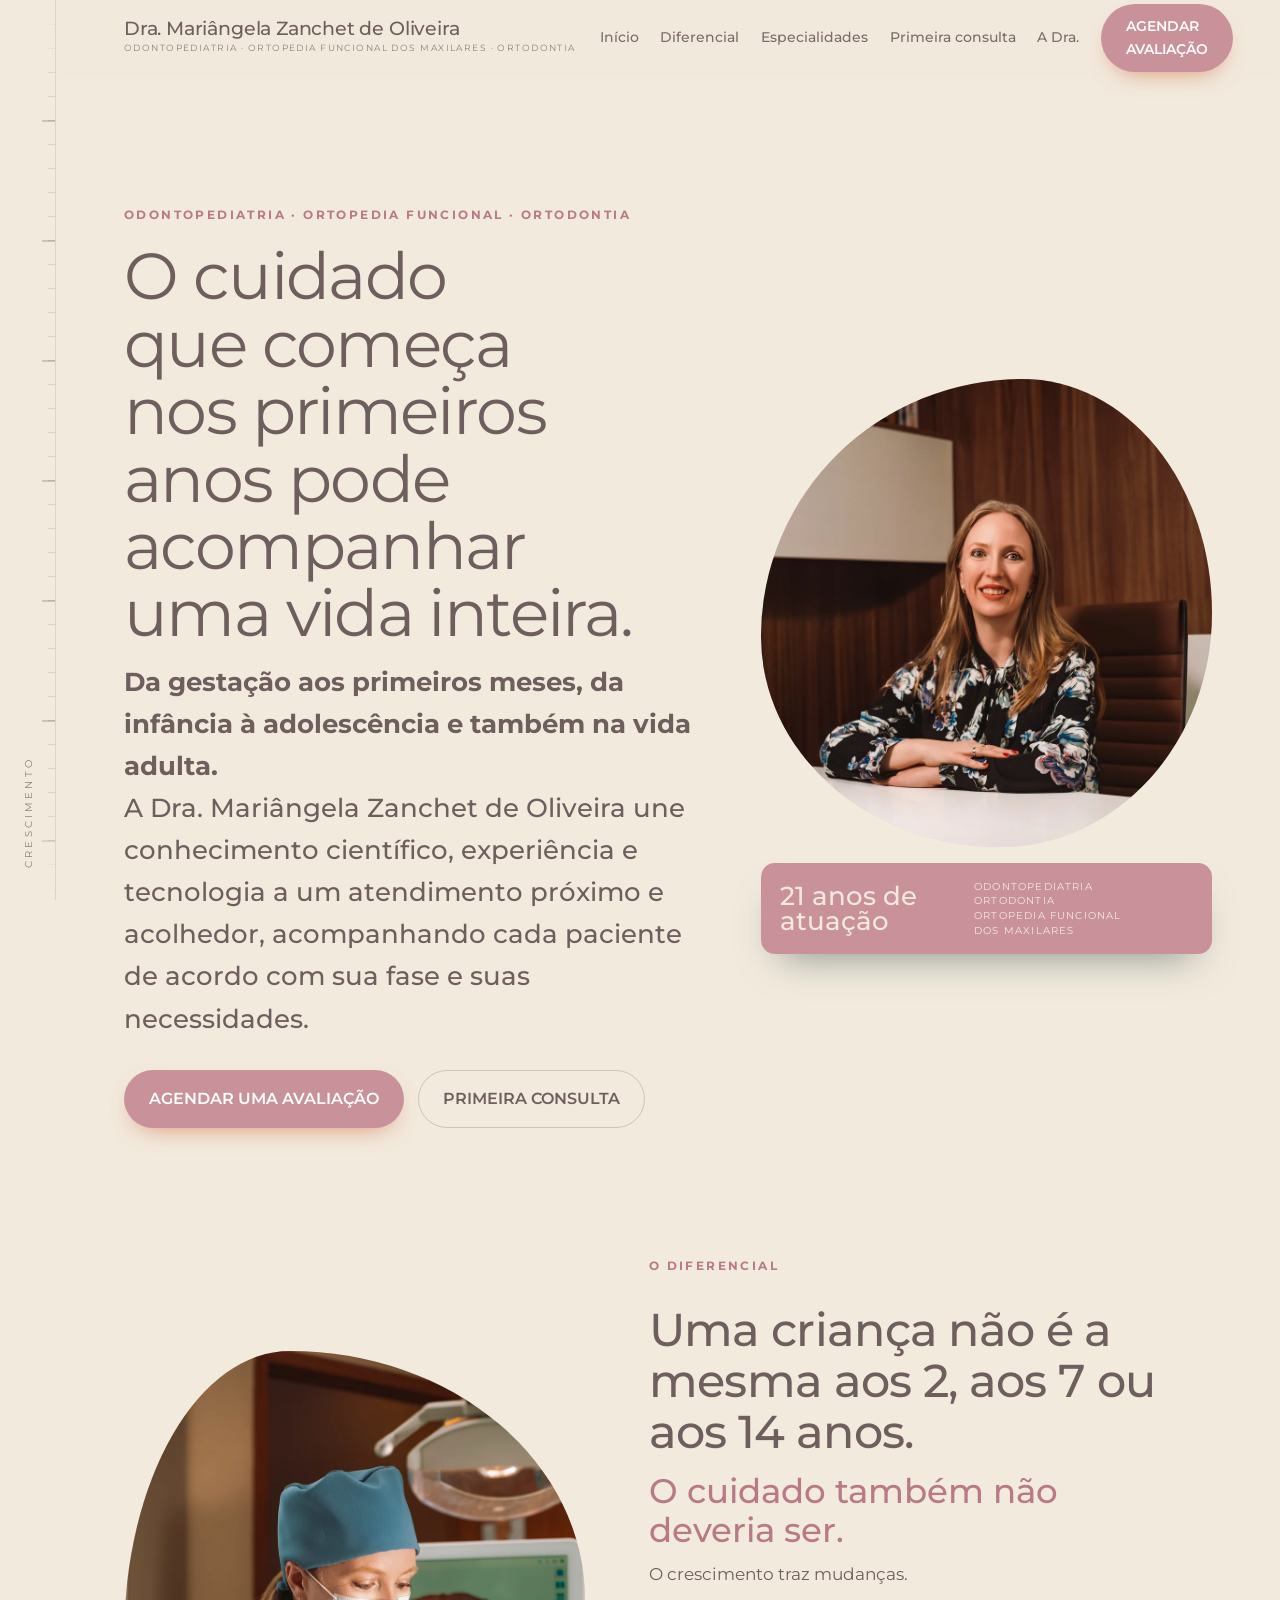
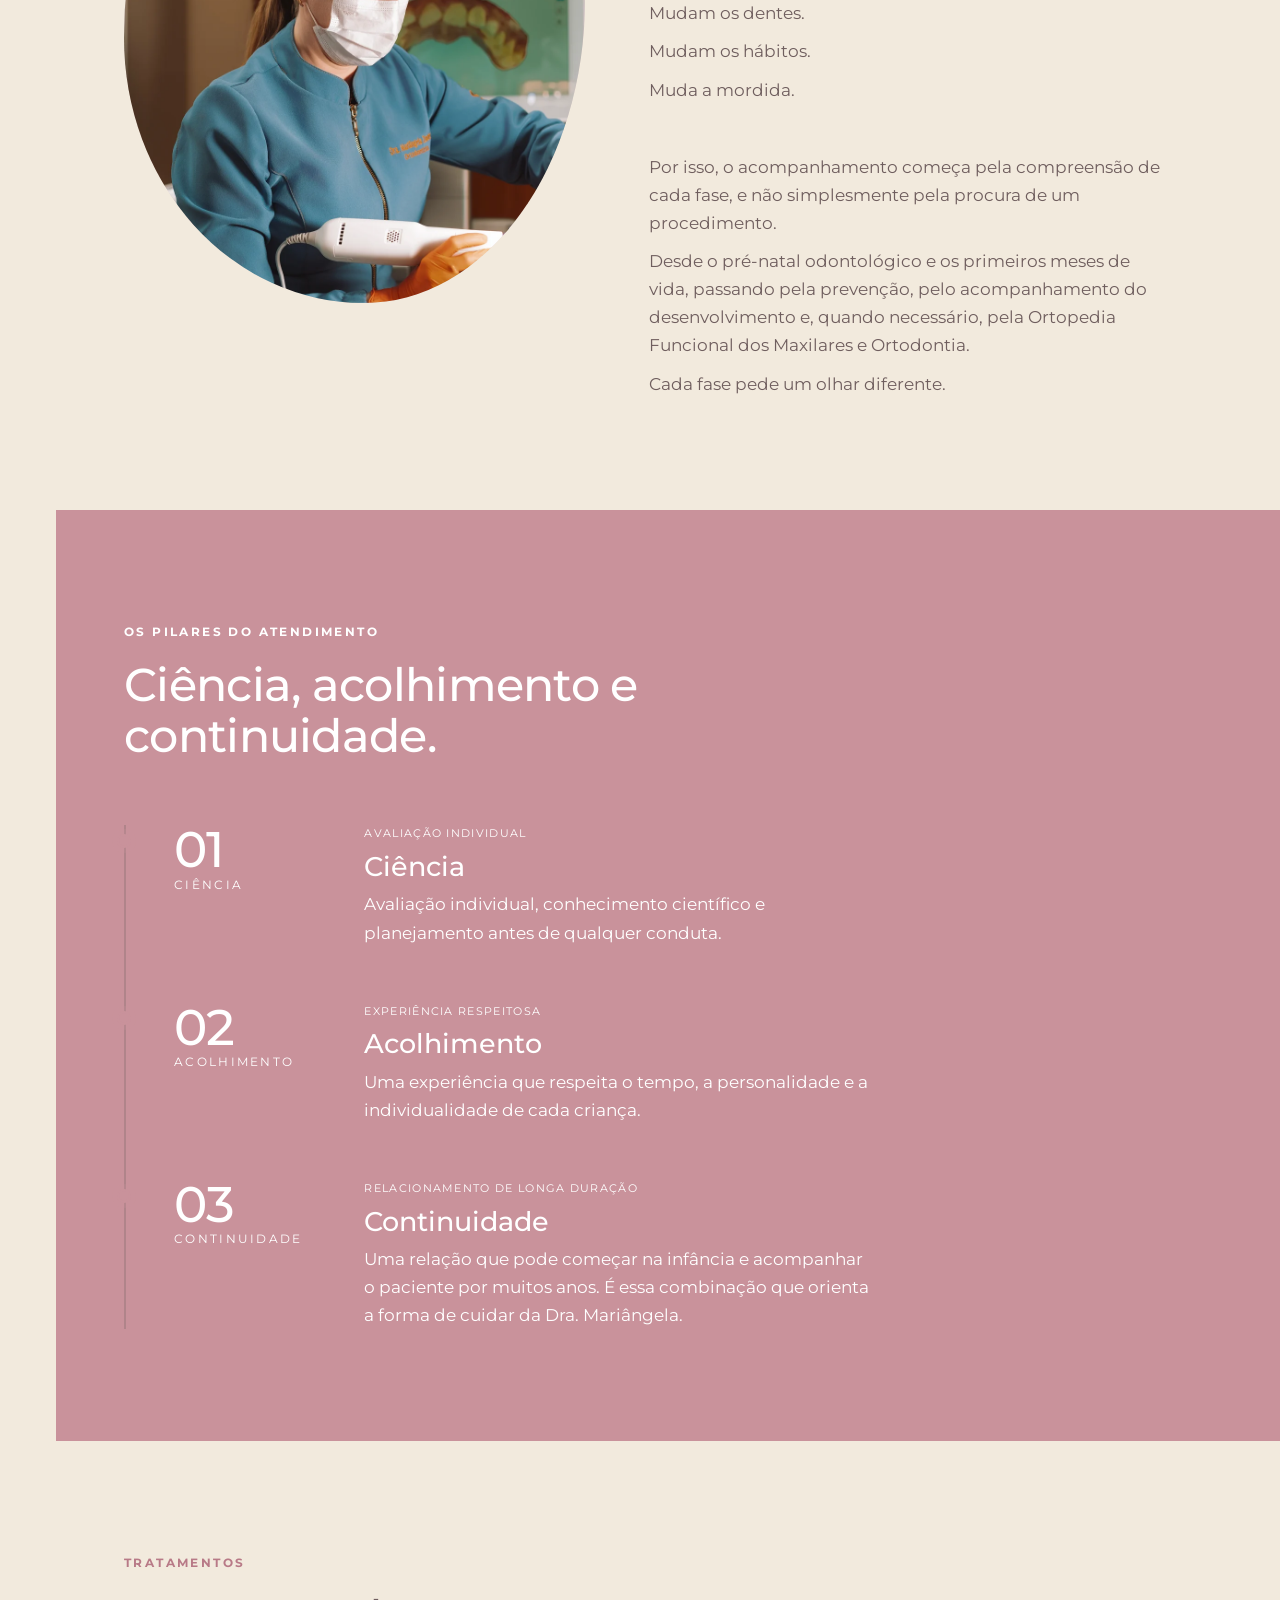
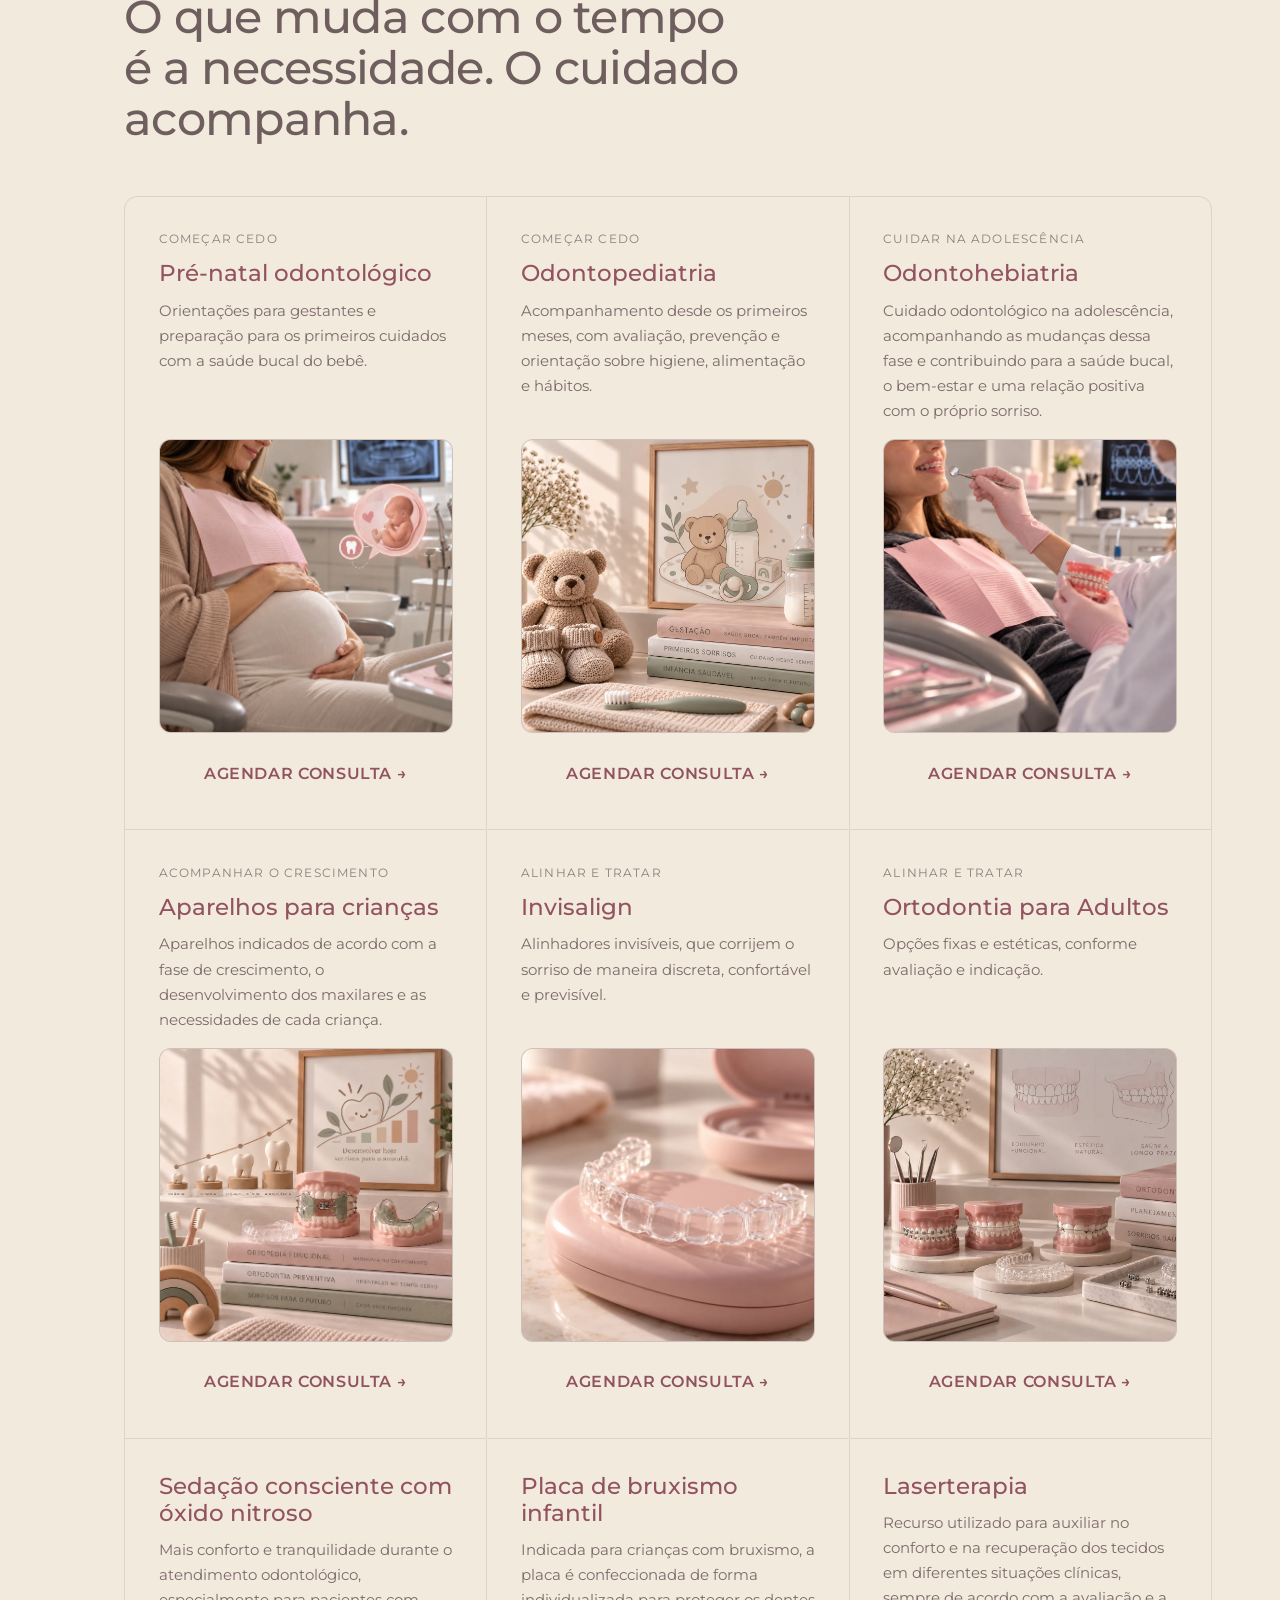
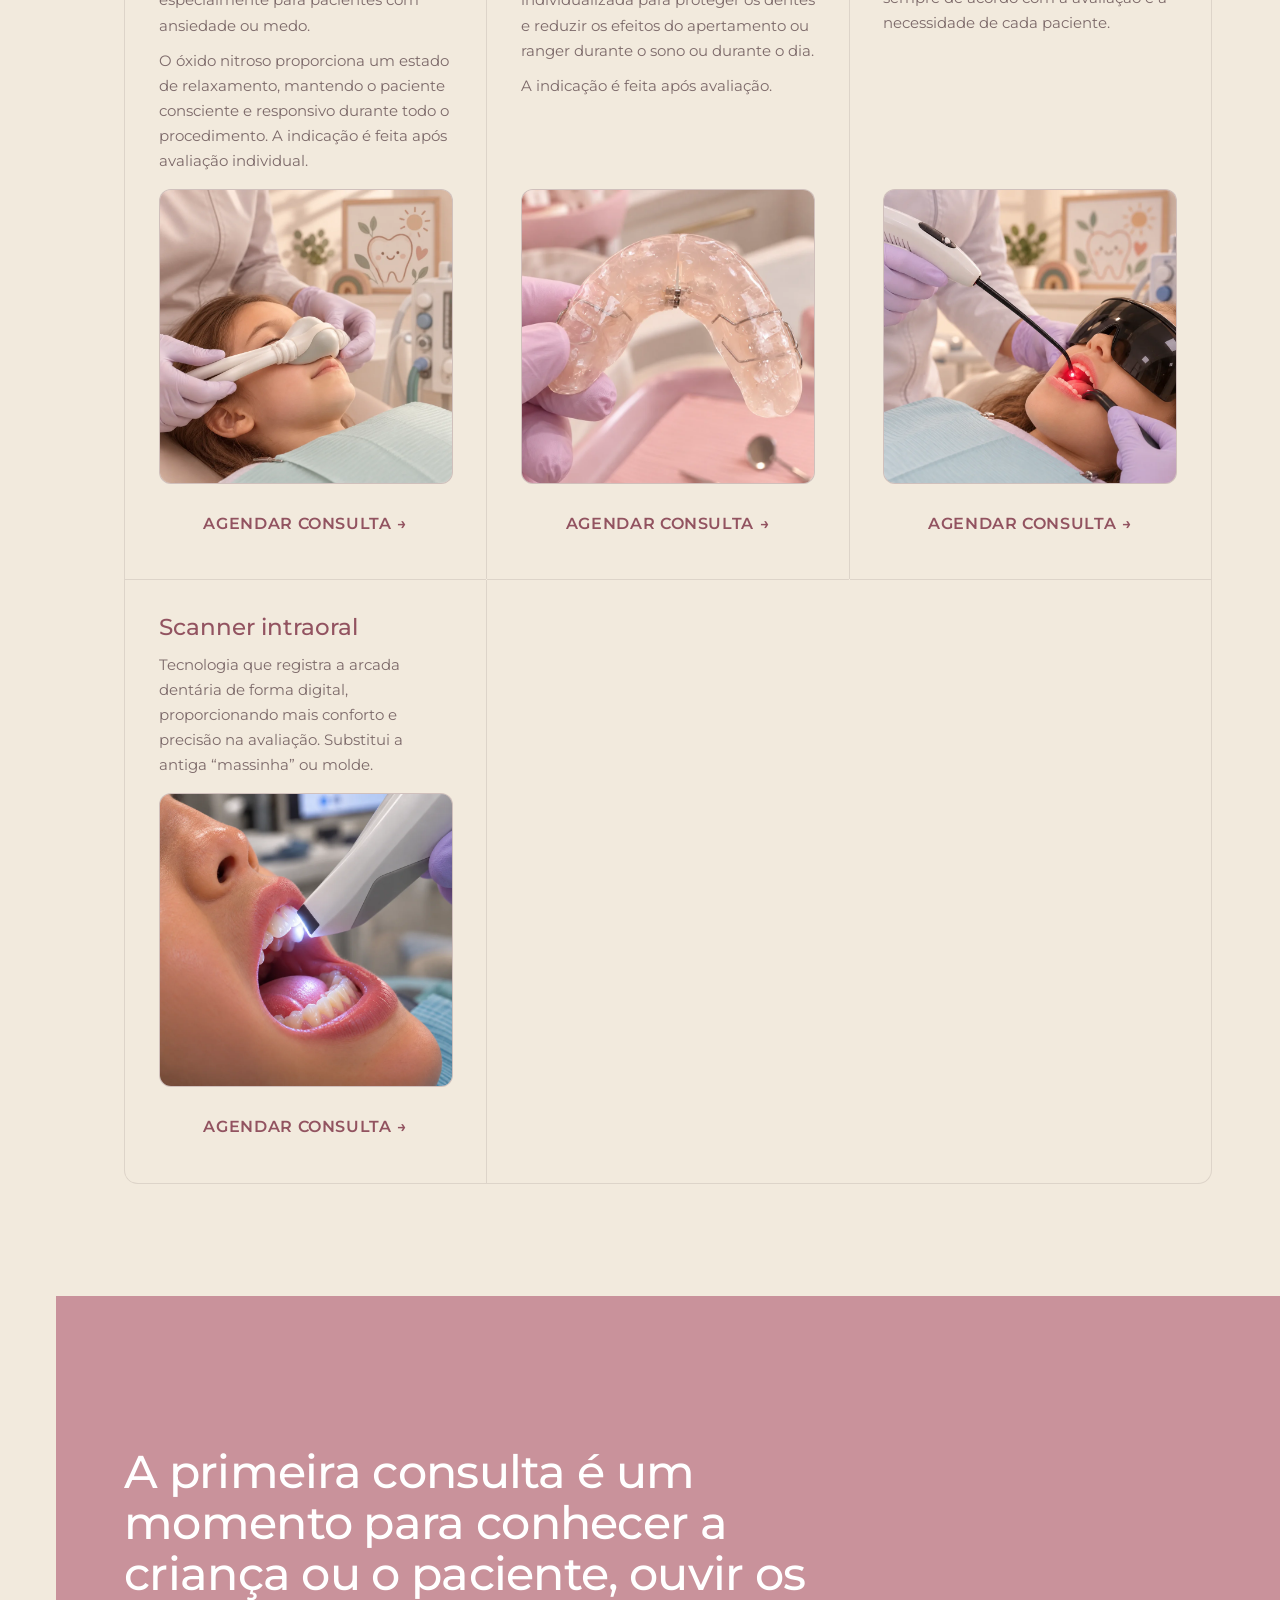
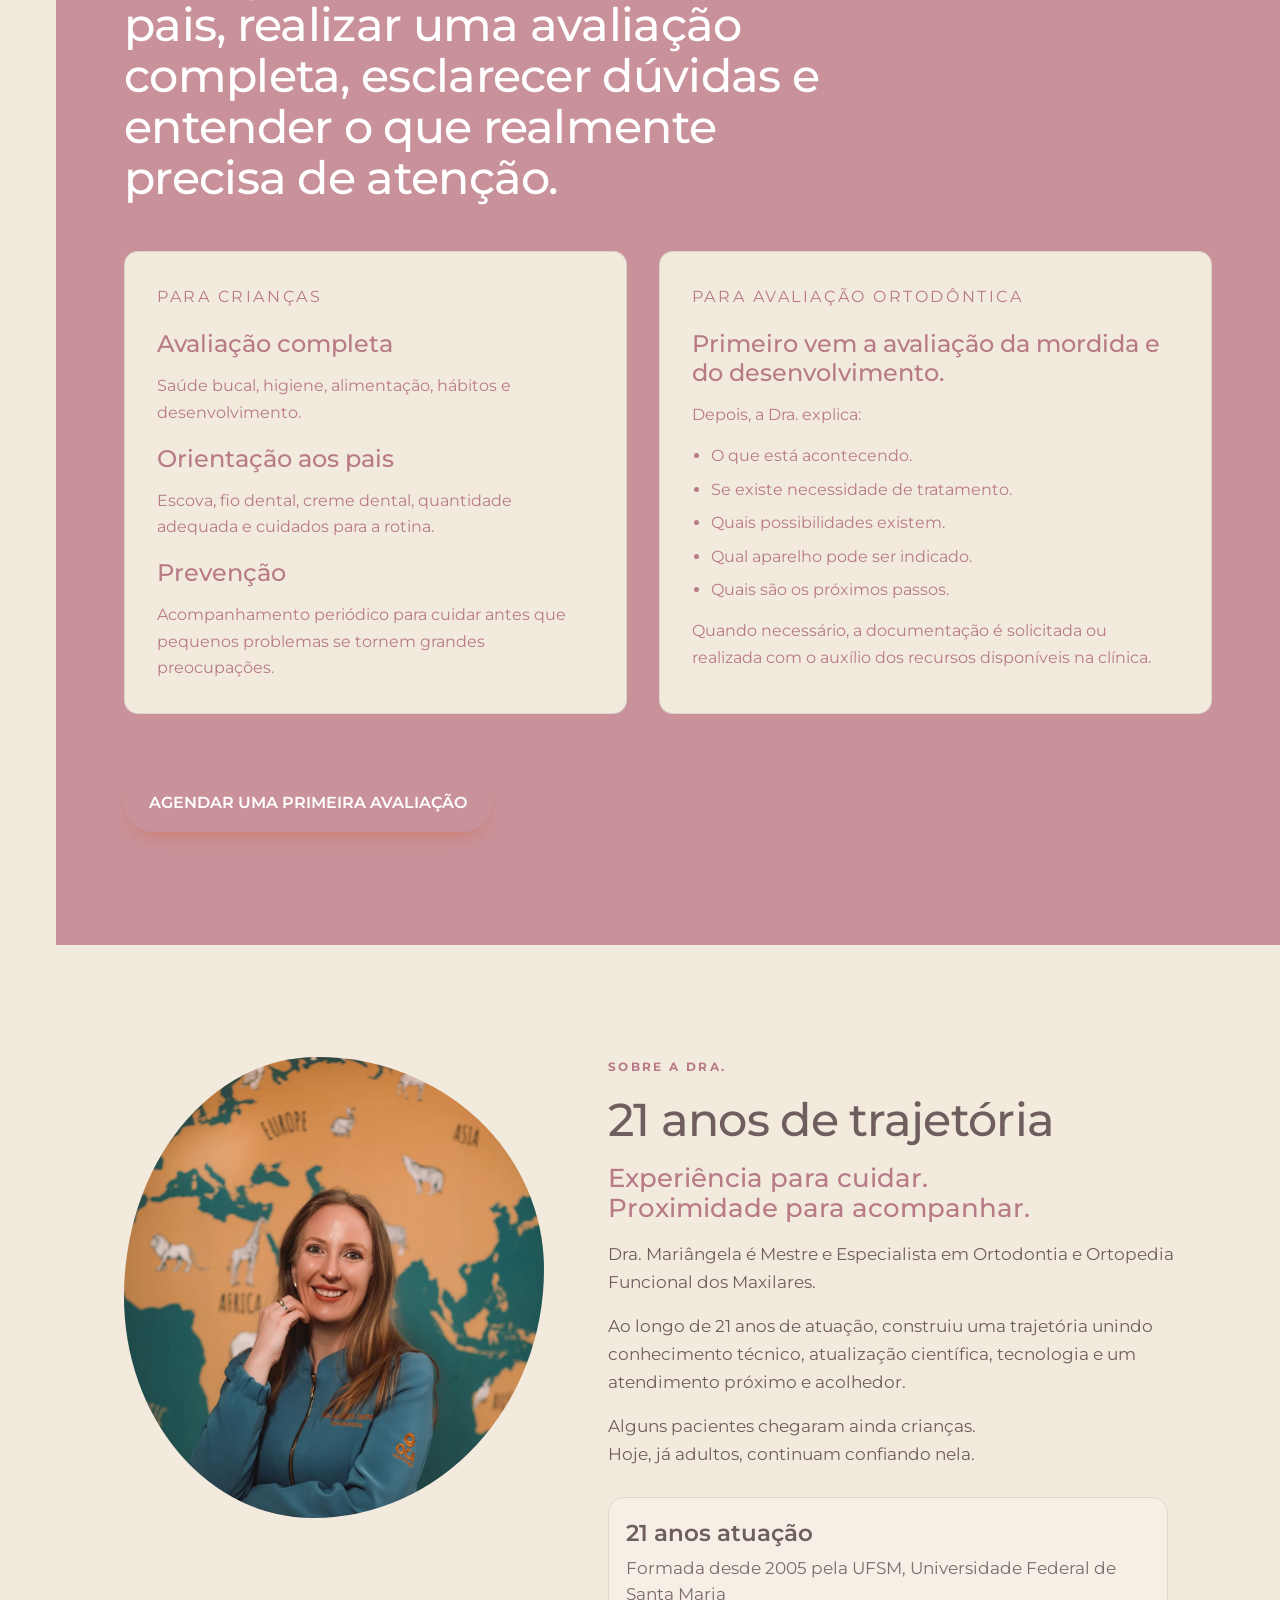
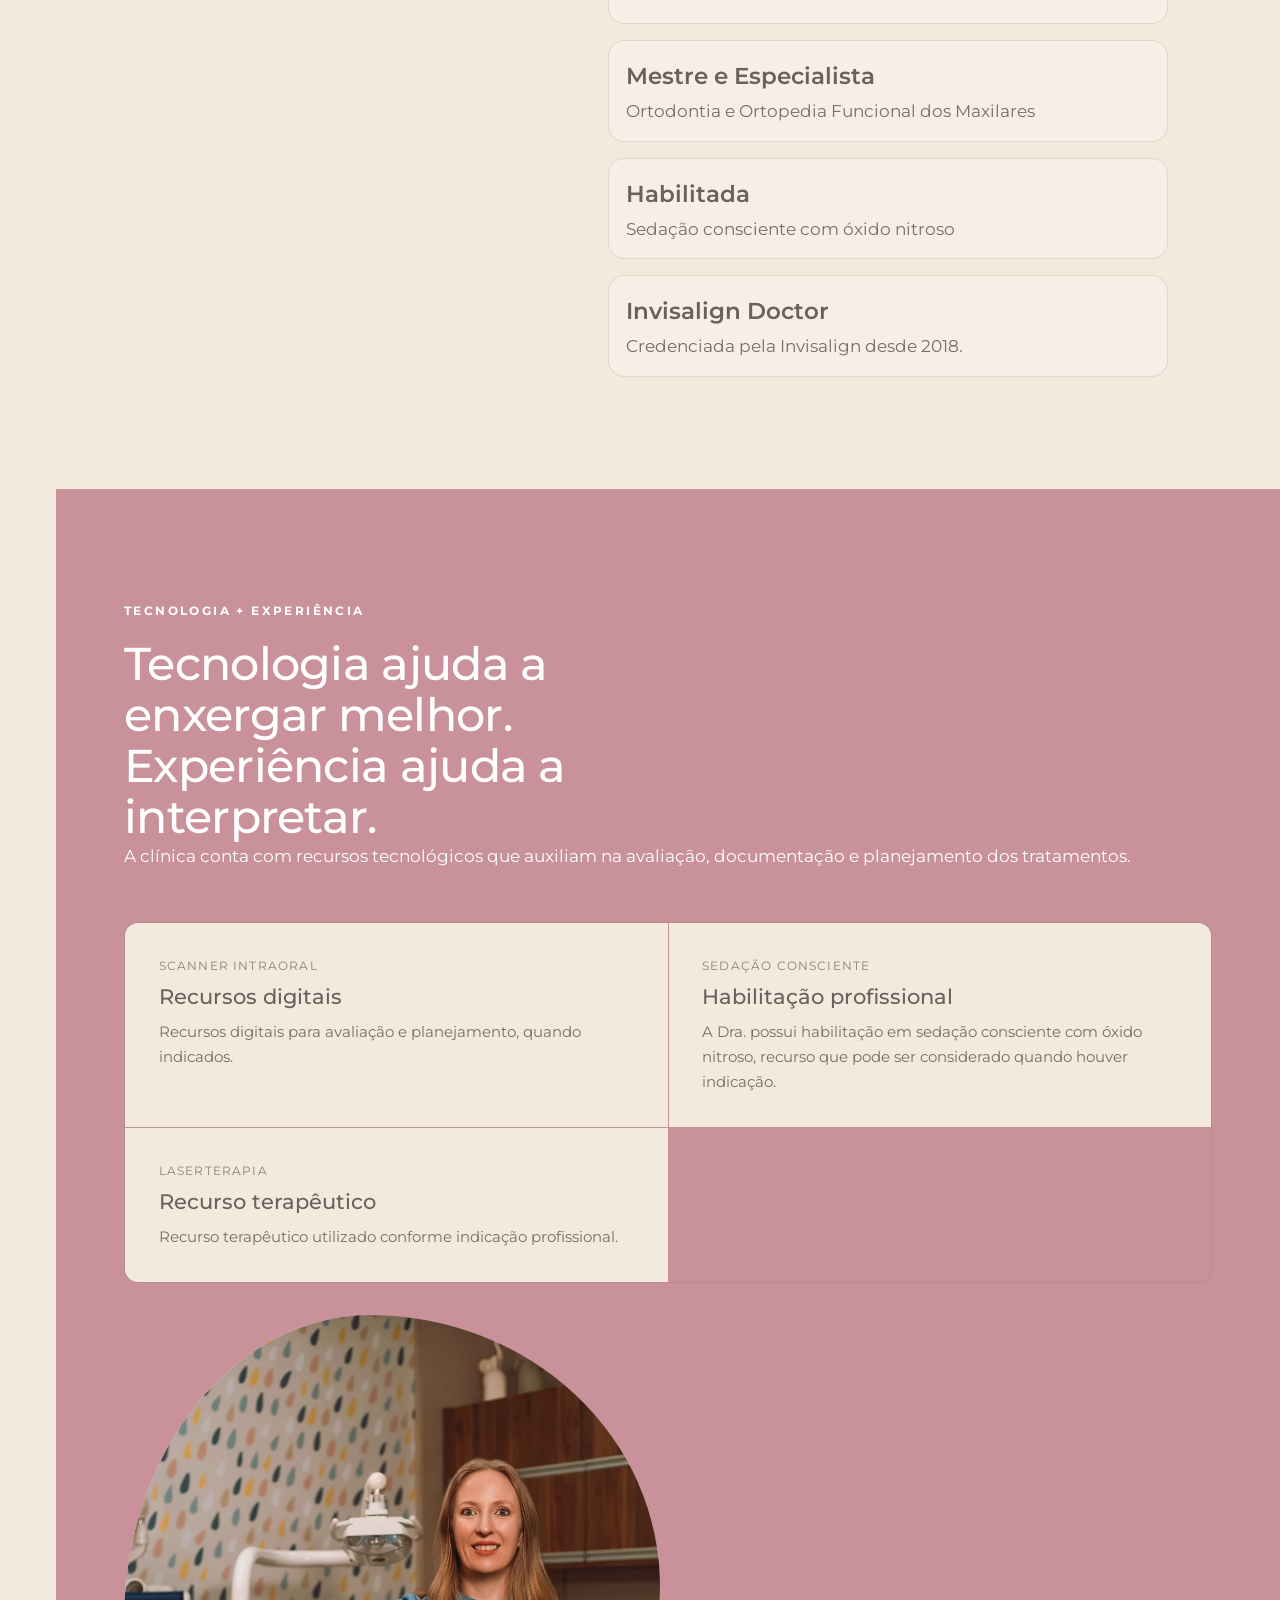
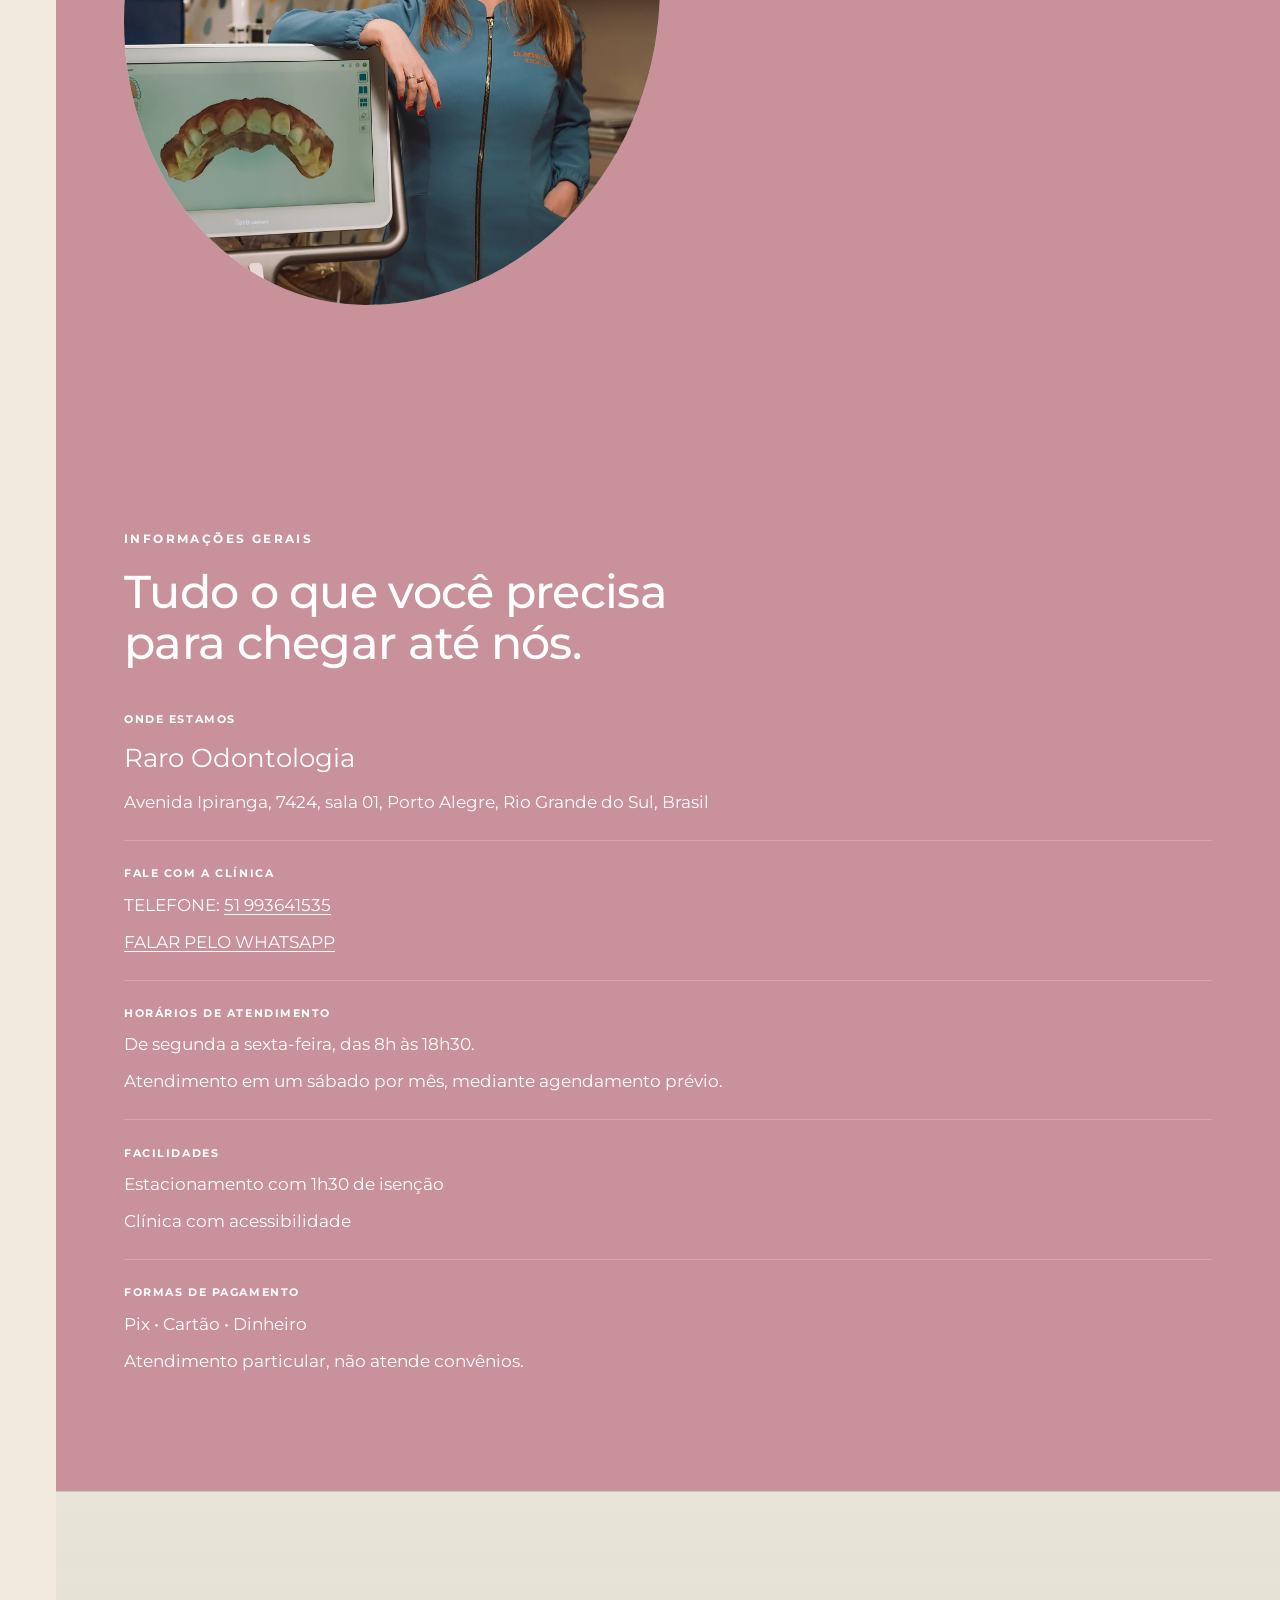
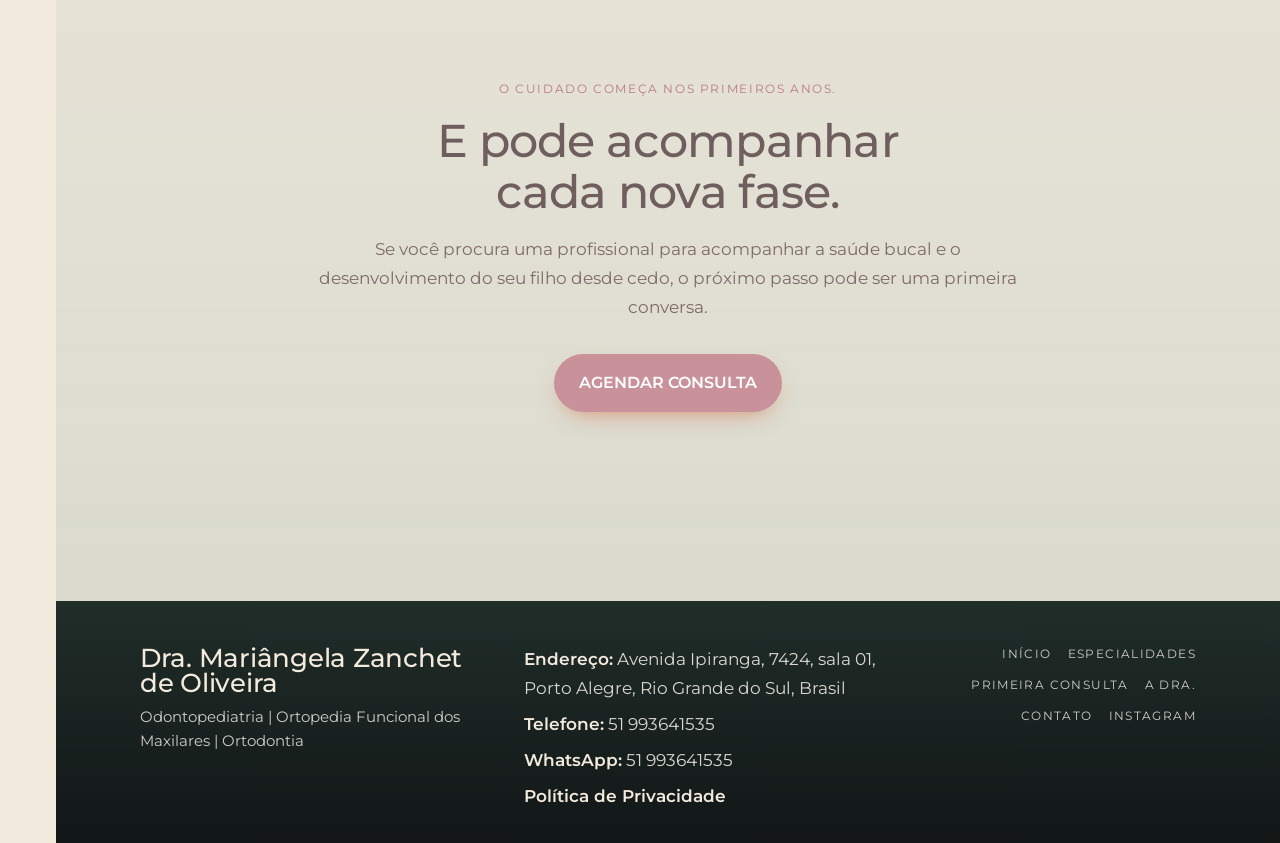
<file: index.html>
<!doctype html>
<html lang="pt-BR">
<head>
<meta charset="utf-8" />
<meta name="viewport" content="width=device-width, initial-scale=1" />
<title>Dra. Mariângela Zanchet de Oliveira — Odontopediatria, Ortopedia Funcional dos Maxilares e Ortodontia | Porto Alegre</title>
<meta name="description" content="A Dra. Mariângela Zanchet de Oliveira acompanha cada fase do sorriso, da gestação aos primeiros meses, infância, adolescência e vida adulta. Odontopediatria, ortopedia funcional dos maxilares e ortodontia em Porto Alegre." />

<meta property="og:title" content="Dra. Mariângela Zanchet de Oliveira — O cuidado que começa nos primeiros anos" />
<meta property="og:description" content="Odontopediatria, ortopedia funcional dos maxilares e ortodontia em Porto Alegre, com atendimento acolhedor desde os primeiros meses." />
<meta property="og:type" content="website" />
<meta property="og:locale" content="pt_BR" />

<link rel="preconnect" href="https://fonts.googleapis.com" />
<link rel="preconnect" href="https://fonts.gstatic.com" crossorigin />
<link href="https://fonts.googleapis.com/css2?family=Montserrat:ital,wght@0,300;0,400;0,500;0,600;0,700;1,400;1,500&display=swap" rel="stylesheet" />
<link rel="stylesheet" href="assets/style.css" />

<!--
  ================================================================
  A CONFIRMAR / SUBSTITUIR ANTES DE PUBLICAR
  ----------------------------------------------------------------
  - Fotos reais: retrato da Dra. + fotos do consultório/atendimento
    (colocar em assets/img/ e trocar os blocos .frame).
  - Ano de início (usei "20 anos" da bio do Instagram).
  - Número do CRO/RS.
  - Horário de atendimento (bloco "Contato").
  - Nota do Google / nº de pacientes (não usei números inventados
    na página; se houver, adicionar na faixa de credibilidade).
  - Depoimentos: os textos abaixo são ILUSTRATIVOS, no estilo dos
    comentários reais do Instagram. Substituir por depoimentos
    autorizados (Google/Instagram) com nome/inicial.
  - CEP conferido da bio: 91410-500 · Av. Ipiranga, 7424 - sala 01.
  - WhatsApp da bio: wa.me/5551993641535  ->  (51) 99364-1535
  ================================================================
-->
</head>
<body>

<a class="skip-link" href="#conteudo">Pular para o conteúdo</a>

<!-- Régua de crescimento (borda esquerda, desktop) -->
<div class="ruler" aria-hidden="true">
  <div class="ruler__ticks"></div>
  <div class="ruler__fill" id="rulerFill"></div>
  <span class="ruler__label">crescimento</span>
</div>

<header class="site-header" id="siteHeader">
  <div class="wrap site-header__inner">
    <a class="brand" href="#topo" aria-label="Dra. Mariângela Zanchet de Oliveira — página inicial">
      <span class="brand__name">Dra. Mariângela Zanchet de Oliveira</span>
      <span class="brand__kicker">Odontopediatria · Ortopedia Funcional dos Maxilares · Ortodontia</span>
    </a>

    <button class="nav-toggle" id="navToggle" aria-expanded="false" aria-controls="primaryNav">
      <span></span><span></span><span></span>
      <span class="sr-only">Abrir menu</span>
    </button>

    <nav class="nav" id="primaryNav" aria-label="Navegação principal">
      <a href="#topo">Início</a>
      <a href="#diferencial">Diferencial</a>
      <a href="#tratamentos">Especialidades</a>
      <a href="#primeira-consulta">Primeira consulta</a>
      <a href="#a-dentista">A Dra.</a>
      <a class="btn btn--primary nav__cta" href="https://wa.me/5551993641535?text=Ol%C3%A1%2C%20Dra.%20Mari%C3%A2ngela!%20Gostaria%20de%20agendar%20uma%20avalia%C3%A7%C3%A3o." target="_blank" rel="noopener">AGENDAR AVALIAÇÃO</a>
    </nav>
  </div>
</header>

<main id="conteudo">

  <!-- HERO -->
  <section class="hero" id="topo">
    <div class="wrap hero__grid">
      <div class="hero__text">
        <p class="eyebrow" data-reveal>ODONTOPEDIATRIA · ORTOPEDIA FUNCIONAL · ORTODONTIA</p>
        <h1 class="hero__title" data-reveal style="--d:.06s">O cuidado que começa nos primeiros anos pode acompanhar uma vida inteira.</h1>
        <h2 class="hero__subtitle" data-reveal style="--d:.06s">Da gestação aos primeiros meses, da infância à adolescência e também na vida adulta.</h2>
        <p class="hero__lead" data-reveal style="--d:.12s">
          A Dra. Mariângela Zanchet de Oliveira une conhecimento científico,
          experiência e tecnologia a um atendimento próximo e acolhedor,
          acompanhando cada paciente de acordo com sua fase e suas necessidades.
        </p>
        <div class="hero__actions" data-reveal style="--d:.18s">
          <a class="btn btn--primary" href="https://wa.me/5551993641535?text=Ol%C3%A1%2C%20Dra.%20Mari%C3%A2ngela!%20Gostaria%20de%20agendar%20uma%20avalia%C3%A7%C3%A3o." target="_blank" rel="noopener">AGENDAR UMA AVALIAÇÃO</a>
          <a class="btn btn--ghost" href="#primeira-consulta">PRIMEIRA CONSULTA</a>
        </div>
      </div>

      <div class="hero__aside" data-reveal style="--d:.1s">
        <div class="frame frame--portrait">
          <img class="frame-photo" src="assets/img/web/dra-mariangela-consultorio.webp" alt="Retrato da Dra. Mariângela" loading="eager" />
        </div>
        <div class="hero__badge">
          <span class="hero__badge-num">21 anos de<br />atuação</span>
          <span class="hero__badge-txt">ODONTOPEDIATRIA<br />ORTODONTIA<br />ORTOPEDIA FUNCIONAL<br />DOS MAXILARES</span>
        </div>
      </div>
    </div>
  </section>

  <!-- DIFERENCIAL -->
  <section class="section differential" id="diferencial">
    <div class="wrap differential__grid">
      <div class="differential__media" data-reveal>
        <div class="frame frame--differential">
          <img class="frame-photo" src="assets/img/web/atendimento.webp" alt="Dra. Mariângela atendendo um paciente" loading="lazy" />
        </div>
      </div>
      <div class="differential__content">
        <p class="eyebrow" data-reveal>O diferencial</p>
        <h2 class="section__title" data-reveal style="--d:.05s">Uma criança não é a mesma aos 2, aos 7 ou aos 14 anos.</h2>

        <p class="differential__lead" data-reveal style="--d:.1s">O cuidado também não deveria ser.</p>

        <p data-reveal style="--d:.15s">O crescimento traz mudanças.</p>
        <p data-reveal style="--d:.2s">Mudam os dentes.</p>
        <p data-reveal style="--d:.25s">Mudam os hábitos.</p>
        <p data-reveal style="--d:.3s">Muda a mordida.</p>
        <p data-reveal style="--d:.35s">Mudam as necessidades.</p>

        <p data-reveal style="--d:.4s">
          Por isso, o acompanhamento começa pela compreensão de cada fase, e não simplesmente pela procura de um procedimento.
        </p>
        <p data-reveal style="--d:.45s">
          Desde o pré-natal odontológico e os primeiros meses de vida, passando pela prevenção, pelo acompanhamento do desenvolvimento e, quando necessário, pela Ortopedia Funcional dos Maxilares e Ortodontia.
        </p>
        <p data-reveal style="--d:.5s">Cada fase pede um olhar diferente.</p>
      </div>
    </div>
  </section>

  <!-- OS PILARES DO ATENDIMENTO -->
  <section class="section section--butter growth" id="pilares-atendimento">
    <div class="wrap">
      <p class="eyebrow" data-reveal>OS PILARES DO ATENDIMENTO</p>
      <h2 class="section__title growth__head" data-reveal style="--d:.05s">
        Ciência, acolhimento e continuidade.
      </h2>

      <ol class="growth__list">
        <li class="stop" data-reveal>
          <div class="stop__age"><span>01</span><small>ciência</small></div>
          <div class="stop__content">
            <p class="stop__tag">Avaliação individual</p>
            <h3>Ciência</h3>
            <p>
              Avaliação individual, conhecimento científico e planejamento antes de
              qualquer conduta.
            </p>
          </div>
        </li>

        <li class="stop" data-reveal>
          <div class="stop__age"><span>02</span><small>acolhimento</small></div>
          <div class="stop__content">
            <p class="stop__tag">Experiência respeitosa</p>
            <h3>Acolhimento</h3>
            <p>
              Uma experiência que respeita o tempo, a personalidade e a
              individualidade de cada criança.
            </p>
          </div>
        </li>

        <li class="stop" data-reveal>
          <div class="stop__age"><span>03</span><small>continuidade</small></div>
          <div class="stop__content">
            <p class="stop__tag">Relacionamento de longa duração</p>
            <h3>Continuidade</h3>
            <p>
              Uma relação que pode começar na infância e acompanhar o paciente por
              muitos anos. É essa combinação que orienta a forma de cuidar da Dra.
              Mariângela.
            </p>
          </div>
        </li>
      </ol>
    </div>
  </section>

  <!-- TRATAMENTOS -->
  <section class="section tratamentos" id="tratamentos">
    <div class="wrap">
      <p class="eyebrow" data-reveal>TRATAMENTOS</p>
      <h2 class="section__title" data-reveal style="--d:.05s">O que muda com o tempo é a necessidade. O cuidado acompanha.</h2>

      <ul class="cards">
        <li class="card" data-reveal>
          <div class="card__description">
            <span class="card__idx">COMEÇAR CEDO</span>
            <h3>Pré-natal odontológico</h3>
            <p>Orientações para gestantes e preparação para os primeiros cuidados com a saúde bucal do bebê.</p>
          </div>
          <div class="card__media">
            <img src="assets/img/web/prenatal.webp" alt="Gestante durante o pré-natal odontológico" loading="lazy" />
          </div>
          <button class="card__link treatment-more" type="button" data-dialog="tratamento-comecar-cedo" aria-haspopup="dialog" aria-controls="tratamento-comecar-cedo">AGENDAR CONSULTA →</button>
        </li>

        <li class="card" data-reveal style="--d:.05s">
          <div class="card__description">
            <span class="card__idx">COMEÇAR CEDO</span>
            <h3>Odontopediatria</h3>
            <p>Acompanhamento desde os primeiros meses, com avaliação, prevenção e orientação sobre higiene, alimentação e hábitos.</p>
          </div>
          <div class="card__media">
            <img src="assets/img/web/primeiros-cuidados.webp" alt="Pré-natal odontológico e acompanhamento dos primeiros cuidados" loading="lazy" />
          </div>
          <button class="card__link treatment-more" type="button" data-dialog="tratamento-comecar-cedo" aria-haspopup="dialog" aria-controls="tratamento-comecar-cedo">AGENDAR CONSULTA →</button>
        </li>

        <li class="card" data-reveal style="--d:.1s">
          <div class="card__description">
            <span class="card__idx">CUIDAR NA ADOLESCÊNCIA</span>
            <h3>Odontohebiatria</h3>
            <p>Cuidado odontológico na adolescência, acompanhando as mudanças dessa fase e contribuindo para a saúde bucal, o bem-estar e uma relação positiva com o próprio sorriso.</p>
          </div>
          <div class="card__media">
            <img src="assets/img/web/odontohebiatria.webp" alt="Cuidado odontológico na adolescência" loading="lazy" />
          </div>
          <a class="card__link" href="https://wa.me/5551993641535?text=Ol%C3%A1!%20Gostaria%20de%20agendar%20uma%20consulta%20de%20Odontohebiatria." target="_blank" rel="noopener">AGENDAR CONSULTA <span aria-hidden="true">→</span></a>
        </li>

        <li class="card" data-reveal>
          <div class="card__description">
            <span class="card__idx">ACOMPANHAR O CRESCIMENTO</span>
            <h3>Aparelhos para crianças</h3>
            <p>Aparelhos indicados de acordo com a fase de crescimento, o desenvolvimento dos maxilares e as necessidades de cada criança.</p>
          </div>
          <div class="card__media">
            <img src="assets/img/web/acompanhamento-crescimento.webp" alt="Acompanhamento do desenvolvimento e da mordida" loading="lazy" />
          </div>
          <button class="card__link treatment-more" type="button" data-dialog="tratamento-crescimento" aria-haspopup="dialog" aria-controls="tratamento-crescimento">AGENDAR CONSULTA →</button>
        </li>

        <li class="card" data-reveal style="--d:.05s">
          <div class="card__description">
            <span class="card__idx">ALINHAR E TRATAR</span>
            <h3>Invisalign</h3>
            <p>Alinhadores invisíveis, que corrijem o sorriso de maneira discreta, confortável e previsível.</p>
          </div>
          <div class="card__media">
            <img src="assets/img/web/invisalign.webp" alt="Alinhadores transparentes Invisalign" loading="lazy" />
          </div>
          <button class="card__link treatment-more" type="button" data-dialog="tratamento-alinhar" aria-haspopup="dialog" aria-controls="tratamento-alinhar">AGENDAR CONSULTA →</button>
        </li>

        <li class="card" data-reveal style="--d:.1s">
          <div class="card__description">
            <span class="card__idx">ALINHAR E TRATAR</span>
            <h3>Ortodontia para Adultos</h3>
            <p>Opções fixas e estéticas, conforme avaliação e indicação.</p>
          </div>
          <div class="card__media">
            <img src="assets/img/web/aparelhos-alinhadores.webp" alt="Aparelhos ortodônticos e alinhadores" loading="lazy" />
          </div>
          <button class="card__link treatment-more" type="button" data-dialog="tratamento-alinhar" aria-haspopup="dialog" aria-controls="tratamento-alinhar">AGENDAR CONSULTA →</button>
        </li>
        <li class="card" data-reveal>
          <div class="card__description">
            <h3>Sedação consciente com óxido nitroso</h3>
            <p>Mais conforto e tranquilidade durante o atendimento odontológico, especialmente para pacientes com ansiedade ou medo.</p>
            <p>O óxido nitroso proporciona um estado de relaxamento, mantendo o paciente consciente e responsivo durante todo o procedimento. A indicação é feita após avaliação individual.</p>
          </div>
          <div class="card__media">
            <img src="assets/img/web/sedacao-consciente.webp" width="1000" height="1000" alt="Máscara nasal para sedação consciente durante atendimento odontológico infantil" loading="lazy" />
          </div>
          <a class="card__link" href="https://wa.me/5551993641535?text=Ol%C3%A1!%20Gostaria%20de%20agendar%20uma%20consulta%20para%20avaliar%20a%20seda%C3%A7%C3%A3o%20consciente%20com%20%C3%B3xido%20nitroso." target="_blank" rel="noopener">AGENDAR CONSULTA <span aria-hidden="true">→</span></a>
        </li>

        <li class="card" data-reveal style="--d:.05s">
          <div class="card__description">
            <h3>Placa de bruxismo infantil</h3>
            <p>Indicada para crianças com bruxismo, a placa é confeccionada de forma individualizada para proteger os dentes e reduzir os efeitos do apertamento ou ranger durante o sono ou durante o dia.</p>
            <p>A indicação é feita após avaliação.</p>
          </div>
          <div class="card__media">
            <img src="assets/img/web/placa-bruxismo-infantil.webp" width="860" height="1000" alt="Placa odontológica individualizada para bruxismo infantil" loading="lazy" />
          </div>
          <a class="card__link" href="https://wa.me/5551993641535?text=Ol%C3%A1!%20Gostaria%20de%20agendar%20uma%20consulta%20sobre%20bruxismo%20infantil." target="_blank" rel="noopener">AGENDAR CONSULTA <span aria-hidden="true">→</span></a>
        </li>

        <li class="card" data-reveal>
          <div class="card__description">
            <h3>Laserterapia</h3>
            <p>Recurso utilizado para auxiliar no conforto e na recuperação dos tecidos em diferentes situações clínicas, sempre de acordo com a avaliação e a necessidade de cada paciente.</p>
          </div>
          <div class="card__media">
            <img src="assets/img/web/laserterapia.webp" width="1000" height="1000" alt="Aplicação de laserterapia odontológica com óculos de proteção" loading="lazy" />
          </div>
          <a class="card__link" href="https://wa.me/5551993641535?text=Ol%C3%A1!%20Gostaria%20de%20agendar%20uma%20consulta%20sobre%20laserterapia." target="_blank" rel="noopener">AGENDAR CONSULTA <span aria-hidden="true">→</span></a>
        </li>

        <li class="card" data-reveal style="--d:.05s">
          <div class="card__description">
            <h3>Scanner intraoral</h3>
            <p>Tecnologia que registra a arcada dentária de forma digital, proporcionando mais conforto e precisão na avaliação. Substitui a antiga “massinha” ou molde.</p>
          </div>
          <div class="card__media">
            <img src="assets/img/web/scanner-intraoral.webp" width="1000" height="1000" alt="Scanner intraoral registrando a arcada dentária digitalmente" loading="lazy" />
          </div>
          <a class="card__link" href="https://wa.me/5551993641535?text=Ol%C3%A1!%20Gostaria%20de%20agendar%20uma%20consulta%20com%20avalia%C3%A7%C3%A3o%20digital%20por%20scanner%20intraoral." target="_blank" rel="noopener">AGENDAR CONSULTA <span aria-hidden="true">→</span></a>
        </li>
      </ul>
    </div>
  </section>

  <dialog class="treatment-dialog" id="tratamento-comecar-cedo" aria-labelledby="comecar-cedo-title">
    <div class="treatment-dialog__header">
      <h2 id="comecar-cedo-title" tabindex="-1" autofocus>Começar cedo</h2>
      <form method="dialog"><button class="treatment-dialog__close" aria-label="Fechar detalhes de Começar cedo">Fechar ×</button></form>
    </div>
    <div class="treatment-dialog__body">
      <p>O cuidado com a saúde bucal pode começar antes mesmo do nascimento.</p>
      <p>O acompanhamento desde a gestação e os primeiros meses de vida permite orientar a família sobre os cuidados com a boca do bebê, alimentação, higiene, hábitos e desenvolvimento.</p>
      <p>Na Odontopediatria, cada fase é acompanhada de forma preventiva, respeitando o desenvolvimento da criança e orientando os responsáveis para que os cuidados façam parte da rotina desde cedo.</p>
      <h3>O que pode ser acompanhado:</h3>
      <ul>
        <li>Pré-natal odontológico</li>
        <li>Primeira consulta do bebê</li>
        <li>Higiene bucal e prevenção</li>
        <li>Alimentação e saúde bucal</li>
        <li>Uso de chupeta, mamadeira e outros hábitos</li>
        <li>Acompanhamento periódico</li>
        <li>Limpeza e aplicação de medidas preventivas, quando indicadas</li>
      </ul>
      <p>O objetivo é cuidar antes que pequenos sinais se transformem em grandes problemas.</p>
      <a class="btn btn--primary" href="https://wa.me/5551993641535?text=Ol%C3%A1!%20Gostaria%20de%20agendar%20uma%20avalia%C3%A7%C3%A3o%20sobre%20os%20primeiros%20cuidados." target="_blank" rel="noopener">AGENDAR UMA AVALIAÇÃO</a>
    </div>
  </dialog>

  <dialog class="treatment-dialog" id="tratamento-crescimento" aria-labelledby="crescimento-title">
    <div class="treatment-dialog__header">
      <h2 id="crescimento-title" tabindex="-1" autofocus>Acompanhar o crescimento</h2>
      <form method="dialog"><button class="treatment-dialog__close" aria-label="Fechar detalhes de Acompanhar o crescimento">Fechar ×</button></form>
    </div>
    <div class="treatment-dialog__body">
      <p>O crescimento da criança traz mudanças importantes para os dentes, a mordida, as funções da boca e o desenvolvimento dos maxilares.</p>
      <p>Por isso, nem sempre é necessário esperar todos os dentes permanentes nascerem para avaliar uma alteração.</p>
      <p>A Ortopedia Funcional dos Maxilares e a Ortodontia Preventiva permitem acompanhar o desenvolvimento e identificar o momento adequado para intervir, quando houver indicação.</p>
      <p>A avaliação considera o crescimento e as características individuais de cada criança para definir se é necessário tratar, acompanhar ou simplesmente aguardar.</p>
      <p>Cada fase tem o seu momento. O importante é saber quando agir.</p>
      <a class="btn btn--primary" href="https://wa.me/5551993641535?text=Ol%C3%A1!%20Gostaria%20de%20agendar%20uma%20avalia%C3%A7%C3%A3o%20sobre%20o%20crescimento%20e%20a%20mordida." target="_blank" rel="noopener">AGENDAR UMA AVALIAÇÃO</a>
    </div>
  </dialog>

  <dialog class="treatment-dialog" id="tratamento-alinhar" aria-labelledby="alinhar-title">
    <div class="treatment-dialog__header">
      <h2 id="alinhar-title" tabindex="-1" autofocus>Alinhar e tratar</h2>
      <form method="dialog"><button class="treatment-dialog__close" aria-label="Fechar detalhes de Alinhar e tratar">Fechar ×</button></form>
    </div>
    <div class="treatment-dialog__body">
      <p>Quando existe indicação para tratamento ortodôntico, o primeiro passo é compreender a mordida, o posicionamento dos dentes e as características de cada paciente.</p>
      <p>A partir dessa avaliação, são apresentadas as possibilidades de tratamento e o tipo de aparelho mais adequado para cada caso.</p>
      <h3>Opções de tratamento:</h3>
      <ul>
        <li>Aparelhos fixos convencionais</li>
        <li>Aparelhos estéticos</li>
        <li>Alinhadores, incluindo Invisalign®, quando indicados</li>
        <li>Tratamentos ortodônticos para adultos</li>
        <li>Diferentes tipos de aparelhos conforme a necessidade</li>
        <li>Preparação ortodôntica para cirurgia ortognática, quando indicada</li>
      </ul>
      <p>O tratamento é planejado individualmente, considerando diagnóstico, objetivos e momento de cada paciente.</p>
      <p>Antes de escolher o aparelho, é preciso entender o que está sendo tratado.</p>
      <a class="btn btn--primary" href="https://wa.me/5551993641535?text=Ol%C3%A1!%20Gostaria%20de%20agendar%20uma%20avalia%C3%A7%C3%A3o%20ortod%C3%B4ntica." target="_blank" rel="noopener">AGENDAR UMA AVALIAÇÃO</a>
    </div>
  </dialog>


  <!-- PRIMEIRA CONSULTA -->
  <section class="section section--butter growth" id="primeira-consulta">
    <div class="wrap">
      <p class="eyebrow" data-reveal>PRIMEIRA CONSULTA</p>
      <h2 class="section__title growth__head" data-reveal style="--d:.05s">
        A primeira consulta é um momento para conhecer a criança ou o paciente,
        ouvir os pais, realizar uma avaliação completa, esclarecer dúvidas e
        entender o que realmente precisa de atenção.
      </h2>


      <div class="consulta__blocos" data-reveal>
        <div class="consulta__bloco">
          <p class="consulta__label">PARA CRIANÇAS</p>
          <h3>Avaliação completa</h3>
          <p>Saúde bucal, higiene, alimentação, hábitos e desenvolvimento.</p>

          <h3>Orientação aos pais</h3>
          <p>Escova, fio dental, creme dental, quantidade adequada e cuidados para a rotina.</p>

          <h3>Prevenção</h3>
          <p>Acompanhamento periódico para cuidar antes que pequenos problemas se tornem grandes preocupações.</p>
        </div>

        <div class="consulta__bloco consulta__bloco--accent">
          <p class="consulta__label">PARA AVALIAÇÃO ORTODÔNTICA</p>
          <h3>Primeiro vem a avaliação da mordida e do desenvolvimento.</h3>
          <p>Depois, a Dra. explica:</p>
          <ul>
            <li>O que está acontecendo.</li>
            <li>Se existe necessidade de tratamento.</li>
            <li>Quais possibilidades existem.</li>
            <li>Qual aparelho pode ser indicado.</li>
            <li>Quais são os próximos passos.</li>
          </ul>
          <p>Quando necessário, a documentação é solicitada ou realizada com o auxílio dos recursos disponíveis na clínica.</p>
        </div>
      </div>

      <div class="growth__cta" data-reveal>
        <a class="btn btn--primary" href="https://wa.me/5551993641535?text=Ol%C3%A1%2C%20Dra.%20Mari%C3%A2ngela!%20Gostaria%20de%20agendar%20uma%20primeira%20avalia%C3%A7%C3%A3o." target="_blank" rel="noopener">AGENDAR UMA PRIMEIRA AVALIAÇÃO</a>
      </div>
    </div>
  </section>

  <!-- SOBRE A DRA. -->
  <section class="section about" id="a-dentista">
    <div class="wrap about__grid">
      <div class="about__media" data-reveal>
        <div class="frame frame--about">
          <img class="frame-photo" src="assets/img/web/dra-mariangela.webp" alt="Dra. Mariângela em ambiente profissional" loading="lazy" />
        </div>
      </div>
      <div class="about__body">
        <p class="eyebrow" data-reveal>SOBRE A DRA.</p>
        <h2 class="section__title" data-reveal style="--d:.05s">21 anos de trajetória</h2>

        <p class="about__lead" data-reveal style="--d:.1s">
          Experiência para cuidar.<br />
          Proximidade para acompanhar.
        </p>

        <p data-reveal style="--d:.15s">
          Dra. Mariângela é Mestre e Especialista em Ortodontia e Ortopedia Funcional dos Maxilares.
        </p>
        <p data-reveal style="--d:.2s">
          Ao longo de 21 anos de atuação, construiu uma trajetória unindo conhecimento técnico,
          atualização científica, tecnologia e um atendimento próximo e acolhedor.
        </p>
        <p data-reveal style="--d:.25s">
          Alguns pacientes chegaram ainda crianças.<br />
          Hoje, já adultos, continuam confiando nela.
        </p>

        <ul class="about__stats" data-reveal style="--d:.3s">
          <li>
            <strong>21 anos atuação</strong>
            <span>Formada desde 2005 pela UFSM, Universidade Federal de Santa Maria</span>
          </li>
          <li>
            <strong>Mestre e Especialista</strong>
            <span>Ortodontia e Ortopedia Funcional dos Maxilares</span>
          </li>
          <li>
            <strong>Habilitada</strong>
            <span>Sedação consciente com óxido nitroso</span>
          </li>
          <li>
            <strong>Invisalign Doctor</strong>
            <span>Credenciada pela Invisalign desde 2018.</span>
          </li>
        </ul>
      </div>
    </div>
  </section>

  <!-- TECNOLOGIA + EXPERIÊNCIA -->
  <section class="section section--butter tecnologia" id="tecnologia-experiencia">
    <div class="wrap">
      <p class="eyebrow" data-reveal>TECNOLOGIA + EXPERIÊNCIA</p>
      <h2 class="section__title" data-reveal style="--d:.05s">Tecnologia ajuda a enxergar melhor.<br />Experiência ajuda a interpretar.</h2>

      <p class="tecnologia__intro" data-reveal style="--d:.1s">
        A clínica conta com recursos tecnológicos que auxiliam na avaliação, documentação e planejamento dos tratamentos.
      </p>

      <ul class="cards cards--resources tecnologia__cards">
        <li class="card" data-reveal>
          <span class="card__idx">SCANNER INTRAORAL</span>
          <h3>Recursos digitais</h3>
          <p>Recursos digitais para avaliação e planejamento, quando indicados.</p>
        </li>
        <li class="card" data-reveal style="--d:.1s">
          <span class="card__idx">SEDAÇÃO CONSCIENTE</span>
          <h3>Habilitação profissional</h3>
          <p>A Dra. possui habilitação em sedação consciente com óxido nitroso, recurso que pode ser considerado quando houver indicação.</p>
        </li>
        <li class="card" data-reveal style="--d:.15s">
          <span class="card__idx">LASERTERAPIA</span>
          <h3>Recurso terapêutico</h3>
          <p>Recurso terapêutico utilizado conforme indicação profissional.</p>
        </li>
      </ul>

      <div class="tecnologia__photos photo-grid" data-reveal style="--d:.2s">
        <div class="frame frame--about">
          <img class="frame-photo" src="assets/img/web/scanner-consultorio.webp" alt="Equipamento de diagnóstico da clínica" loading="lazy" />
        </div>
      </div>
    </div>
  </section>


  <!-- INFORMAÇÕES GERAIS -->
  <section class="section section--ink infos" id="informacoes-gerais">
    <div class="wrap">
      <p class="eyebrow" data-reveal>INFORMAÇÕES GERAIS</p>
      <h2 class="section__title" data-reveal style="--d:.05s">Tudo o que você precisa para chegar até nós.</h2>

      <div class="infos__grid" data-reveal style="--d:.1s">
        <div class="infos__block">
          <h3>ONDE ESTAMOS</h3>
          <p class="infos__clinica">Raro Odontologia</p>
          <p>Avenida Ipiranga, 7424, sala 01, Porto Alegre, Rio Grande do Sul, Brasil</p>
        </div>

        <div class="infos__divider" aria-hidden="true"></div>

        <div class="infos__block">
          <h3>FALE COM A CLÍNICA</h3>
          <p>TELEFONE: <a href="tel:+5551993641535">51 993641535</a></p>
          <p><a href="https://wa.me/5551993641535?text=Ol%C3%A1%2C%20gostaria%20de%20falar%20com%20a%20cl%C3%ADnica." target="_blank" rel="noopener">FALAR PELO WHATSAPP</a></p>
        </div>

        <div class="infos__divider" aria-hidden="true"></div>

        <div class="infos__block">
          <h3>HORÁRIOS DE ATENDIMENTO</h3>
          <p>De segunda a sexta-feira, das 8h às 18h30.</p>
          <p>Atendimento em um sábado por mês, mediante agendamento prévio.</p>
        </div>

        <div class="infos__divider" aria-hidden="true"></div>

        <div class="infos__block infos__block--small">
          <h3>FACILIDADES</h3>
          <p>Estacionamento com 1h30 de isenção</p>
          <p>Clínica com acessibilidade</p>
        </div>

        <div class="infos__divider" aria-hidden="true"></div>

        <div class="infos__block infos__block--small">
          <h3>FORMAS DE PAGAMENTO</h3>
          <p>Pix • Cartão • Dinheiro</p>
          <p>Atendimento particular, não atende convênios.</p>
        </div>
      </div>
    </div>
  </section>

  <section class="section section--butter cta-final" aria-label="Chamada final">
    <div class="wrap cta-final__inner">
      <p class="cta-final__eyebrow" data-reveal>O cuidado começa nos primeiros anos.</p>
      <h2 class="section__title cta-final__title" data-reveal style="--d:.05s">E pode acompanhar cada nova fase.</h2>
      <p class="cta-final__text" data-reveal style="--d:.1s">
        Se você procura uma profissional para acompanhar a saúde bucal e o desenvolvimento do seu filho desde cedo,
        o próximo passo pode ser uma primeira conversa.
      </p>
      <div class="cta-final__actions" data-reveal style="--d:.15s">
        <a class="btn btn--primary" href="https://wa.me/5551993641535?text=Ol%C3%A1%2C%20Dra.%20Mari%C3%A2ngela!%20Gostaria%20de%20agendar%20uma%20conversa%20inicial." target="_blank" rel="noopener">AGENDAR CONSULTA</a>
      </div>
    </div>
  </section>

</main>

<footer class="site-footer">
  <div class="wrap site-footer__inner footer-doc">
    <div class="site-footer__brand">
      <span class="brand__name">Dra. Mariângela Zanchet de Oliveira</span>
      <p>Odontopediatria | Ortopedia Funcional dos Maxilares | Ortodontia</p>
    </div>

    <div class="footer-doc__meta">
      <p><strong>Endereço:</strong> Avenida Ipiranga, 7424, sala 01, Porto Alegre, Rio Grande do Sul, Brasil</p>
      <p><strong>Telefone:</strong> 51 993641535</p>
      <p><strong>WhatsApp:</strong> 51 993641535</p>
      <p><strong>Política de Privacidade</strong></p>
    </div>

    <nav class="site-footer__nav" aria-label="Rodapé">
      <a href="#topo">Início</a>
      <a href="#tratamentos">Especialidades</a>
      <a href="#primeira-consulta">Primeira consulta</a>
      <a href="#a-dentista">A Dra.</a>
      <a href="#informacoes-gerais">Contato</a>
      <a href="https://www.instagram.com/dra.mariangelazanchet/" target="_blank" rel="noopener">Instagram</a>
    </nav>
  </div>
</footer>

<a class="wa-float" id="waFloat" href="https://wa.me/5551993641535?text=Ol%C3%A1%2C%20Dra.%20Mari%C3%A2ngela!%20Gostaria%20de%20agendar%20uma%20consulta." target="_blank" rel="noopener" aria-label="Agendar no WhatsApp">
  <svg viewBox="0 0 32 32" width="26" height="26" aria-hidden="true" focusable="false">
    <path fill="currentColor" d="M16 3C8.83 3 3 8.83 3 16c0 2.3.6 4.46 1.66 6.34L3 29l6.83-1.62A12.9 12.9 0 0 0 16 29c7.17 0 13-5.83 13-13S23.17 3 16 3Zm0 23.4c-1.98 0-3.9-.53-5.57-1.53l-.4-.24-3.9.92.83-3.8-.26-.4A10.35 10.35 0 0 1 5.6 16C5.6 10.27 10.27 5.6 16 5.6S26.4 10.27 26.4 16 21.73 26.4 16 26.4Zm5.7-7.78c-.31-.16-1.85-.91-2.14-1.02-.29-.1-.5-.16-.71.16-.21.31-.82 1.02-1 1.23-.18.21-.37.24-.68.08-.31-.16-1.32-.49-2.51-1.55-.93-.83-1.56-1.85-1.74-2.16-.18-.31-.02-.48.14-.63.14-.14.31-.37.47-.55.16-.18.21-.31.31-.52.1-.21.05-.39-.03-.55-.08-.16-.71-1.71-.97-2.34-.26-.62-.52-.53-.71-.54l-.6-.01c-.21 0-.55.08-.83.39-.29.31-1.09 1.06-1.09 2.6s1.12 3.02 1.28 3.23c.16.21 2.2 3.36 5.33 4.71.74.32 1.32.51 1.78.65.75.24 1.43.21 1.96.13.6-.09 1.85-.76 2.11-1.49.26-.73.26-1.36.18-1.49-.08-.13-.29-.21-.6-.37Z"/>
  </svg>
  <span>Agendar</span>
</a>

<script src="assets/main.js" defer></script>
</body>
</html>
</file>
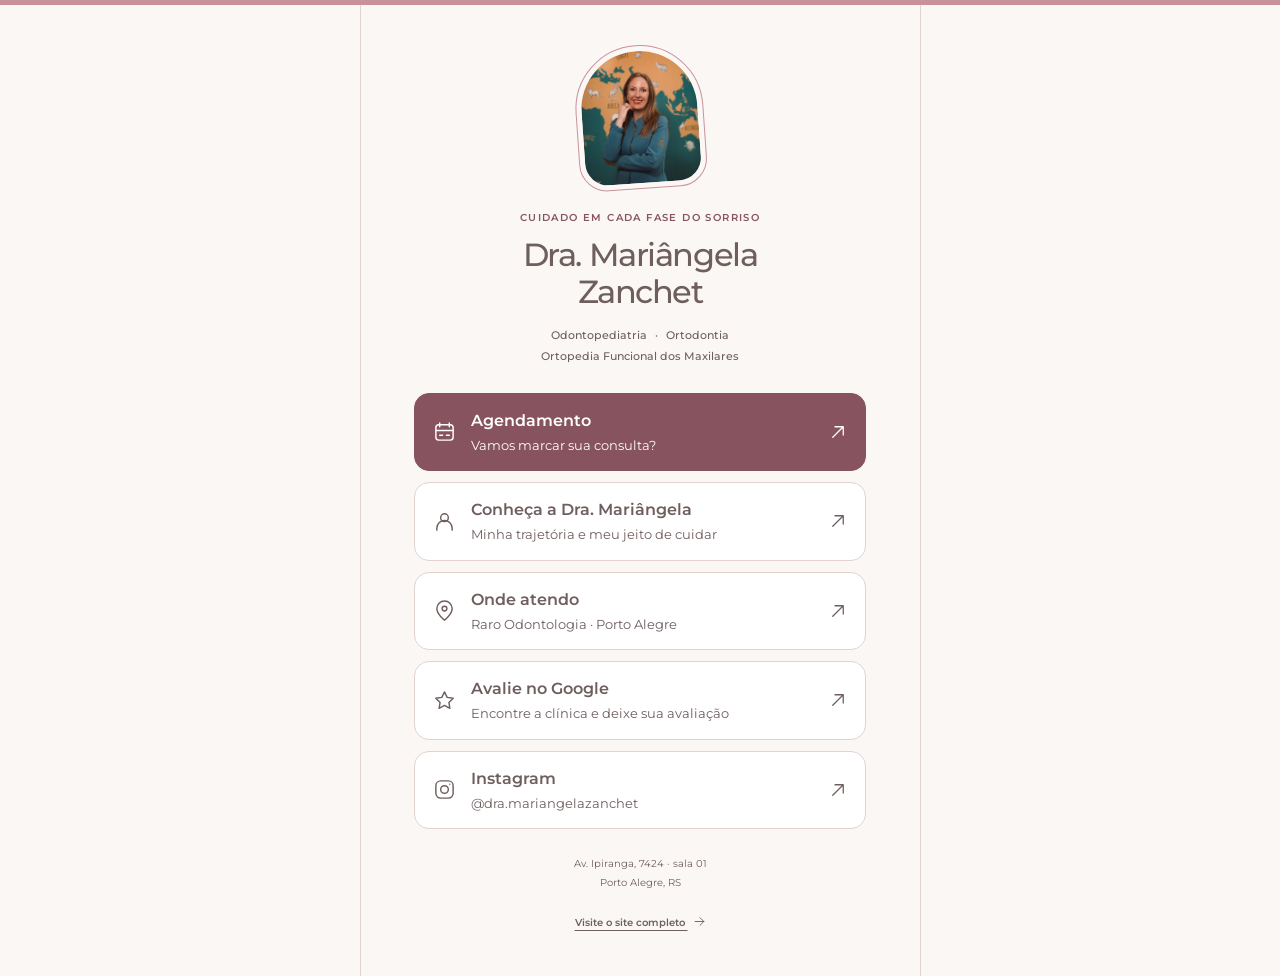
<file: bio.html>
<!doctype html>
<html lang="pt-BR">
<head>
  <meta charset="utf-8" />
  <meta name="viewport" content="width=device-width, initial-scale=1" />
  <meta name="theme-color" content="#FAF7F5" />
  <title>Dra. Mariângela Zanchet | Agendamento e contatos</title>
  <meta name="description" content="Agende sua consulta com a Dra. Mariângela Zanchet, conheça sua trajetória e encontre a clínica em Porto Alegre." />
  <meta property="og:title" content="Dra. Mariângela Zanchet | Agendamento e contatos" />
  <meta property="og:description" content="Todos os caminhos para cuidar do seu sorriso. Agendamento, localização e contatos." />
  <meta property="og:type" content="website" />
  <meta property="og:locale" content="pt_BR" />
  <link rel="preconnect" href="https://fonts.googleapis.com" />
  <link rel="preconnect" href="https://fonts.gstatic.com" crossorigin />
  <link href="https://fonts.googleapis.com/css2?family=Montserrat:wght@400;500;600;700&display=swap" rel="stylesheet" />
  <link rel="stylesheet" href="assets/bio.css" />
</head>
<body>
  <main class="bio">
    <header class="profile">
      <div class="profile__portrait">
        <img src="assets/img/7.jpeg" width="1500" height="1000" alt="Dra. Mariângela Zanchet em seu consultório" fetchpriority="high" />
      </div>
      <p class="profile__intro">Cuidado em cada fase do sorriso</p>
      <h1><span>Dra. Mariângela</span> Zanchet</h1>
      <p class="profile__specialties">Odontopediatria <span aria-hidden="true">·</span> Ortodontia<br />Ortopedia Funcional dos Maxilares</p>
    </header>

    <nav class="links" aria-label="Agendamento e contatos">
      <a class="link link--primary" href="https://wa.me/5551993641535?text=Ol%C3%A1%2C%20Dra.%20Mari%C3%A2ngela!%20Vim%20pelo%20Instagram%20e%20gostaria%20de%20agendar%20uma%20consulta." target="_blank" rel="noopener noreferrer">
        <svg class="link__icon" viewBox="0 0 24 24" aria-hidden="true"><rect x="3" y="5" width="18" height="16" rx="3"/><path d="M7 3v4m10-4v4M3 11h18m-14 5h3m4 0h3"/></svg>
        <span><strong>Agendamento</strong><small>Vamos marcar sua consulta?</small></span>
        <svg class="link__arrow" viewBox="0 0 24 24" aria-hidden="true"><path d="M5 19 19 5M8 5h11v11"/></svg>
      </a>
      <a class="link" href="index.html#a-dentista">
        <svg class="link__icon" viewBox="0 0 24 24" aria-hidden="true"><circle cx="12" cy="8" r="4"/><path d="M4 21v-2a8 8 0 0 1 16 0v2"/></svg>
        <span><strong>Conheça a Dra. Mariângela</strong><small>Minha trajetória e meu jeito de cuidar</small></span>
        <svg class="link__arrow" viewBox="0 0 24 24" aria-hidden="true"><path d="M5 19 19 5M8 5h11v11"/></svg>
      </a>
      <a class="link" href="https://www.google.com/maps/search/?api=1&amp;query=Raro%20Odontologia%20Avenida%20Ipiranga%207424%20Porto%20Alegre" target="_blank" rel="noopener noreferrer">
        <svg class="link__icon" viewBox="0 0 24 24" aria-hidden="true"><path d="M20 10c0 6-8 12-8 12S4 16 4 10a8 8 0 1 1 16 0Z"/><circle cx="12" cy="10" r="2.5"/></svg>
        <span><strong>Onde atendo</strong><small>Raro Odontologia · Porto Alegre</small></span>
        <svg class="link__arrow" viewBox="0 0 24 24" aria-hidden="true"><path d="M5 19 19 5M8 5h11v11"/></svg>
      </a>
      <a class="link" href="https://share.google/y9zwiyWfisq78kpwX" target="_blank" rel="noopener noreferrer">
        <svg class="link__icon" viewBox="0 0 24 24" aria-hidden="true"><path d="m12 3 2.8 5.7 6.3.9-4.5 4.4 1 6.2-5.6-3-5.6 3 1-6.2-4.5-4.4 6.3-.9Z"/></svg>
        <span><strong>Avalie no Google</strong><small>Encontre a clínica e deixe sua avaliação</small></span>
        <svg class="link__arrow" viewBox="0 0 24 24" aria-hidden="true"><path d="M5 19 19 5M8 5h11v11"/></svg>
      </a>
      <a class="link" href="https://www.instagram.com/dra.mariangelazanchet/" target="_blank" rel="noopener noreferrer">
        <svg class="link__icon" viewBox="0 0 24 24" aria-hidden="true"><rect x="3" y="3" width="18" height="18" rx="5"/><circle cx="12" cy="12" r="4"/><path d="M17.5 6.5h.01"/></svg>
        <span><strong>Instagram</strong><small>@dra.mariangelazanchet</small></span>
        <svg class="link__arrow" viewBox="0 0 24 24" aria-hidden="true"><path d="M5 19 19 5M8 5h11v11"/></svg>
      </a>
    </nav>

    <footer class="footer">
      <p>Av. Ipiranga, 7424 · sala 01<br />Porto Alegre, RS</p>
      <a href="index.html">Visite o site completo <svg class="footer__arrow" viewBox="0 0 24 24" aria-hidden="true"><path d="M4 12h16m-7-7 7 7-7 7"/></svg></a>
    </footer>
  </main>
</body>
</html>
</file>
<file: assets/style.css>
/* =============================================================
   Dra. Mariângela Zanchet — Landing page
   Direção: sofisticada + leve. Espinha = linha do tempo do sorriso.
   Paleta: petróleo/teal âncora, papel quente, coral (vida/sorriso).
   Tipos: Montserrat (display · texto · dados/idades) — padrão Horbach
   ============================================================= */

:root {
  --paper:       #F2EADD;   /* referência assets/img/cor_fundo.jpeg */
  --paper-2:     #E2D3CE;   /* bege suave */
  --ink:         #6F5E5E;   /* taupe */
  --ink-soft:    #7D6A6A;
  --teal:        #C9929B;
  --teal-deep:   #B87A87;
  --teal-soft:   #F3E7E9;
  --coral:       #C9929B;
  --coral-deep:  #B87A87;
  --muted:       #8F7E7E;
  --line:        rgba(111, 94, 94, .16);
  --line-strong: rgba(111, 94, 94, .28);

  --ruler-w: 3.5rem;
  --wrap: 74rem;
  --radius: 14px;

  --font-display: "Montserrat", -apple-system, BlinkMacSystemFont, "Segoe UI", Roboto, "Helvetica Neue", Arial, sans-serif;
  --font-body: "Montserrat", -apple-system, BlinkMacSystemFont, "Segoe UI", Roboto, "Helvetica Neue", Arial, sans-serif;
  --font-mono: "Montserrat", -apple-system, BlinkMacSystemFont, "Segoe UI", Roboto, "Helvetica Neue", Arial, sans-serif;

  --step-eyebrow: .75rem;
  --step-body: 1.0625rem;
  --step-h3: 1.3rem;
}

/* ---------- reset-ish ---------- */
*, *::before, *::after { box-sizing: border-box; }
html { scroll-behavior: smooth; scroll-padding-top: 6rem; -webkit-text-size-adjust: 100%; }
body {
  margin: 0;
  background: var(--paper);
  color: var(--ink);
  font-family: var(--font-body);
  font-size: var(--step-body);
  line-height: 1.65;
  -webkit-font-smoothing: antialiased;
  overflow-x: hidden;
}
h1, h2, h3, p, ol, ul, dl, figure, blockquote { margin: 0; }
ul, ol { padding: 0; list-style: none; }
a { color: inherit; }
img, iframe { max-width: 100%; display: block; }
button { font: inherit; color: inherit; cursor: pointer; }

.sr-only {
  position: absolute; width: 1px; height: 1px; padding: 0; margin: -1px;
  overflow: hidden; clip: rect(0 0 0 0); white-space: nowrap; border: 0;
}
.skip-link {
  position: fixed; left: 1rem; top: -3rem; z-index: 200;
  background: var(--ink); color: var(--paper); padding: .6rem 1rem;
  border-radius: 8px; text-decoration: none; transition: top .2s;
}
.skip-link:focus { top: 1rem; }

:focus-visible {
  outline: 3px solid var(--coral);
  outline-offset: 3px;
  border-radius: 4px;
}

/* ---------- layout helpers ---------- */
.wrap {
  width: 100%;
  max-width: var(--wrap);
  margin-inline: auto;
  padding-inline: clamp(1.15rem, 4vw, 3rem);
}
.section { padding-block: clamp(3.75rem, 9vw, 7rem); }
.section--butter:not(.cta-final) { background: var(--coral); color: #fff; }
.section--ink { background: var(--coral); color: #fff; }

.eyebrow {
  font-family: var(--font-mono);
  font-weight: 700;
  font-size: var(--step-eyebrow);
  letter-spacing: .2em;
  text-transform: uppercase;
  color: var(--teal-deep);
  margin-bottom: 1.1rem;
}
.section--ink .eyebrow { color: #fff; }

.section__title {
  font-family: var(--font-display);
  font-weight: 500;
  font-optical-sizing: auto;
  font-size: clamp(1.9rem, 4vw, 2.9rem);
  line-height: 1.1;
  letter-spacing: -.015em;
  max-width: 20ch;
}

/* ---------- buttons ---------- */
.btn {
  --pad-y: .95rem;
  display: inline-flex;
  align-items: center;
  gap: .5rem;
  padding: var(--pad-y) 1.5rem;
  border-radius: 999px;
  font-weight: 600;
  font-size: .98rem;
  text-decoration: none;
  border: 1.5px solid transparent;
  transition: transform .18s ease, background-color .18s ease, color .18s ease, box-shadow .18s ease;
  will-change: transform;
}
.btn--primary {
  background: var(--coral);
  color: #fff;
  box-shadow: 0 10px 24px -12px rgba(207, 106, 69, .8);
}
.btn--primary:hover { background: var(--coral-deep); transform: translateY(-2px); }
.btn--ghost {
  border-color: var(--line-strong);
  color: var(--ink);
}
.btn--ghost:hover { background: var(--ink); color: var(--paper); border-color: var(--ink); transform: translateY(-2px); }
.section--ink .btn--ghost { border-color: rgba(251,247,240,.4); color: var(--paper); }
.section--ink .btn--ghost:hover { background: var(--paper); color: var(--ink); }

/* =============================================================
   RÉGUA DE CRESCIMENTO — borda esquerda (desktop)
   ============================================================= */
.ruler {
  position: fixed;
  inset: 0 auto 0 0;
  width: var(--ruler-w);
  z-index: 30;
  border-right: 1px solid var(--line);
  background: var(--paper);
  pointer-events: none;
  overflow: hidden;
}
.ruler__ticks {
  position: absolute;
  inset: 0;
  background-image:
    repeating-linear-gradient(to bottom, var(--line) 0 1px, transparent 1px 24px),
    repeating-linear-gradient(to bottom, var(--line-strong) 0 1.5px, transparent 1.5px 120px);
  background-position: right, right;
  background-size: 7px 100%, 13px 100%;
  background-repeat: no-repeat, repeat-y;
  mask-image: linear-gradient(to bottom, transparent 0, #000 10%, #000 90%, transparent 100%);
}
.ruler__fill {
  position: absolute;
  inset: 0 0 auto 0;
  height: 0%;
  background: linear-gradient(to bottom, var(--teal-soft), var(--teal), var(--coral));
  opacity: .5;
  transition: height .15s linear;
}
.ruler__label {
  position: absolute;
  left: 50%;
  bottom: 2rem;
  transform: translateX(-50%) rotate(180deg);
  writing-mode: vertical-rl;
  font-family: var(--font-mono);
  font-size: .62rem;
  letter-spacing: .32em;
  text-transform: uppercase;
  color: var(--muted);
}

/* =============================================================
   HEADER
   ============================================================= */
.site-header {
  position: sticky;
  top: 0;
  z-index: 40;
  background: color-mix(in srgb, var(--paper) 82%, transparent);
  backdrop-filter: blur(10px);
  -webkit-backdrop-filter: blur(10px);
  border-bottom: 1px solid transparent;
  transition: transform .25s ease, border-color .25s ease, background-color .25s ease;
}
.site-header.is-hidden { transform: translateY(-100%); }
.site-header.is-scrolled {
  border-bottom-color: var(--line);
  background: color-mix(in srgb, var(--paper) 94%, transparent);
}
.site-header__inner {
  display: flex;
  align-items: center;
  justify-content: space-between;
  gap: 1.5rem;
  min-height: 4.75rem;
}
.brand { text-decoration: none; display: grid; gap: .15rem; }
.brand__name {
  font-family: var(--font-display);
  font-weight: 500;
  font-size: 1.18rem;
  letter-spacing: -.01em;
  line-height: 1;
}
.brand__kicker {
  font-family: var(--font-mono);
  font-size: .56rem;
  letter-spacing: .16em;
  text-transform: uppercase;
  color: var(--muted);
  white-space: nowrap;
}
.nav {
  display: flex;
  align-items: center;
  gap: clamp(.7rem, 1.7vw, 1.35rem);
}
.nav > a:not(.nav__cta) {
  text-decoration: none;
  font-size: .88rem;
  font-weight: 500;
  color: var(--ink-soft);
  padding-block: .35rem;
  position: relative;
  white-space: nowrap;
}
@media (max-width: 1120px) and (min-width: 961px) {
  .brand__kicker { display: none; }
}
.nav > a:not(.nav__cta)::after {
  content: "";
  position: absolute;
  left: 0; bottom: 0;
  width: 100%; height: 1.5px;
  background: var(--coral);
  transform: scaleX(0);
  transform-origin: left;
  transition: transform .22s ease;
}
.nav > a:not(.nav__cta):hover::after { transform: scaleX(1); }
.nav__cta { --pad-y: .62rem; font-size: .88rem; }

.nav-toggle {
  display: none;
  width: 2.75rem; height: 2.75rem;
  border: 1px solid var(--line-strong);
  border-radius: 10px;
  background: transparent;
  padding: 0;
  position: relative;
}
.nav-toggle span:not(.sr-only) {
  position: absolute;
  left: 50%; top: 50%;
  width: 1.15rem; height: 2px;
  background: var(--ink);
  transform: translate(-50%, -50%);
  transition: transform .22s ease, opacity .2s ease;
}
.nav-toggle span:nth-child(1) { transform: translate(-50%, calc(-50% - 5px)); }
.nav-toggle span:nth-child(3) { transform: translate(-50%, calc(-50% + 5px)); }
.site-header.nav-open .nav-toggle span:nth-child(1) { transform: translate(-50%, -50%) rotate(45deg); }
.site-header.nav-open .nav-toggle span:nth-child(2) { opacity: 0; }
.site-header.nav-open .nav-toggle span:nth-child(3) { transform: translate(-50%, -50%) rotate(-45deg); }

/* =============================================================
   HERO
   ============================================================= */
.hero { padding-block: clamp(2.75rem, 7vw, 5.5rem) clamp(2rem, 5vw, 3.5rem); }
.hero__grid {
  display: grid;
  grid-template-columns: 1.12fr .88fr;
  gap: clamp(2rem, 5vw, 4rem);
  align-items: center;
}
.hero__text { padding-block: clamp(1rem, 4vw, 2.5rem); }
.hero__title {
  font-family: var(--font-display);
  font-weight: 400;
  font-optical-sizing: auto;
  font-size: clamp(2.5rem, 5.4vw, 4.05rem);
  line-height: 1.04;
  letter-spacing: -.025em;
  margin-block: .1rem .9rem;
  text-wrap: balance;
}

.hero__sutitle {
  font-family: var(--font-display);
  font-weight: 200;
  font-optical-sizing: auto;
  font-size: clamp(2.5rem, 5.4vw, 4.05rem);
  line-height: 1.04;
  letter-spacing: -.025em;
  margin-block: .1rem .9rem;
  text-wrap: balance;
}

.hero__lead {
  font-size: 1.5em;
  font-weight: 500;
  color: var(--ink);
  max-width: 42ch;
}
.hero__actions {
  display: flex;
  flex-wrap: wrap;
  gap: .9rem;
  margin-top: 1.9rem;
}

.hero__aside { position: relative; }
.hero__badge {
  position: static;
  margin-top: 1rem;
  background: var(--teal);
  color: var(--paper);
  border-radius: var(--radius);
  padding: 1rem 1.15rem;
  display: flex;
  align-items: center;
  gap: .7rem;
  box-shadow: 0 20px 40px -20px rgba(30,58,58,.55);
  width: 100%;
}
.hero__badge-num {
  flex: 1;
  font-family: var(--font-display);
  font-weight: 500;
  font-size: 1.6rem;
  line-height: 1;
}
.hero__badge-txt {
  flex: 1.2;
  font-family: var(--font-mono);
  font-size: .62rem;
  letter-spacing: .12em;
  text-transform: uppercase;
  line-height: 1.5;
}

.differential {
  padding-top: clamp(1rem, 3vw, 2rem);
}
.differential__grid {
  display: grid;
  grid-template-columns: .9fr 1.1fr;
  gap: clamp(2rem, 5vw, 4rem);
  align-items: center;
}
.differential__content {
  display: grid;
  gap: .65rem;
}
.differential__lead {
  margin-top: .2rem;
  font-family: var(--font-display);
  font-size: clamp(1.4rem, 2.7vw, 2.1rem);
  line-height: 1.18;
  color: var(--teal-deep);
  font-weight: 500;
}
.differential__content p {
  max-width: 32rem;
}
.differential__content p + p {
  margin-top: 0;
}
.frame--differential {
  aspect-ratio: 4 / 4.8;
  border-radius: 36% 64% 48% 52% / 52% 45% 55% 48%;
}
.frame--differential::before {
  content: "";
  position: absolute;
  inset: -16px 16px 16px -16px;
  border: 1.5px solid var(--teal);
  border-radius: inherit;
  z-index: -1;
}

/* moldura orgânica p/ retrato (placeholder) */
.frame {
  position: relative;
  background: linear-gradient(135deg, color-mix(in srgb, var(--teal) 22%, var(--paper)), #EAD9D3 78%);
  display: grid;
  place-items: center;
  isolation: isolate;
  overflow: hidden;
}
.frame::after {
  content: "";
  position: absolute;
  inset: 0;
  border-radius: inherit;
  background: repeating-linear-gradient(-45deg, rgba(111,94,94,.04) 0 2px, transparent 2px 10px);
}
.frame__tag {
  font-family: var(--font-mono);
  font-size: .7rem;
  letter-spacing: .06em;
  text-transform: uppercase;
  text-align: center;
  color: var(--teal-deep);
  padding: 1rem;
  line-height: 1.7;
}
.frame--portrait {
  aspect-ratio: 4 / 4.15;
  max-height: 33rem;
  border-radius: 58% 42% 47% 53% / 55% 50% 50% 45%;
}
.frame--portrait::before {
  content: "";
  position: absolute;
  inset: -14px -14px 14px 14px;
  border: 1.5px solid var(--teal);
  border-radius: inherit;
  z-index: -1;
}
.frame--about {
  aspect-ratio: 4 / 4.4;
  border-radius: 46% 54% 55% 45% / 52% 46% 54% 48%;
}
.frame-photo,
.photo-figure {
  position: relative;
  z-index: 1;
  width: 100%;
  height: 100%;
  object-fit: cover;
  object-position: center;
  display: block;
}
.photo-grid {
  display: grid;
  grid-template-columns: repeat(2, minmax(0, 1fr));
  gap: 1rem;
  margin-top: 2rem;
}
.photo-grid .frame {
  min-height: 16rem;
}

/* trilho de idades sob o hero */
.agebar {
  margin-top: clamp(2.5rem, 6vw, 4rem);
  border-top: 1px solid var(--line);
  padding-top: 1.4rem;
}
.agebar__caption {
  font-family: var(--font-mono);
  font-size: .62rem;
  letter-spacing: .22em;
  text-transform: uppercase;
  color: var(--muted);
}
.agebar__list {
  display: flex;
  flex-wrap: wrap;
  gap: .5rem 1.4rem;
  margin-top: .8rem;
  counter-reset: age;
}
.agebar__list li { position: relative; padding-left: 1.1rem; }
.agebar__list li::before {
  content: "";
  position: absolute;
  left: 0; top: 50%;
  width: 7px; height: 7px;
  border-radius: 50%;
  background: var(--coral);
  transform: translateY(-50%);
}
.agebar__list a {
  font-family: var(--font-mono);
  font-size: .8rem;
  letter-spacing: .04em;
  text-decoration: none;
  color: var(--ink-soft);
}
.agebar__list a:hover { color: var(--coral-deep); }

/* =============================================================
   FAIXA DE CREDIBILIDADE
   ============================================================= */
.trust {
  background: var(--ink);
  color: var(--paper);
  padding-block: 1.1rem;
}
.trust__row {
  display: flex;
  flex-wrap: wrap;
  justify-content: center;
  gap: .6rem 2.4rem;
}
.trust__row span {
  font-family: var(--font-mono);
  font-size: .72rem;
  letter-spacing: .14em;
  text-transform: uppercase;
  position: relative;
}
.trust__row span + span::before {
  content: "·";
  position: absolute;
  left: -1.25rem;
  color: var(--coral);
}

/* =============================================================
   A DENTISTA
   ============================================================= */
.about__grid {
  display: grid;
  grid-template-columns: .82fr 1.18fr;
  gap: clamp(2rem, 5vw, 4.5rem);
  align-items: start;
}
.about__media { position: sticky; top: 6.5rem; }
.creds {
  margin-top: 1.8rem;
  display: grid;
  gap: .55rem;
}
.creds li {
  font-family: var(--font-mono);
  font-size: .82rem;
  letter-spacing: .02em;
  padding-left: 1.4rem;
  position: relative;
  color: var(--ink-soft);
}
.creds li::before {
  content: "+";
  position: absolute;
  left: 0;
  color: var(--coral-deep);
  font-weight: 700;
}
.creds em { color: var(--muted); font-style: italic; }
.about__body p + p { margin-top: 1rem; }
.about__lead {
  margin-top: 1.1rem;
  font-family: var(--font-display);
  font-size: clamp(1.35rem, 2vw, 2rem);
  line-height: 1.2;
  color: var(--teal-deep);
  font-weight: 500;
}
.about__stats {
  list-style: none;
  margin: 1.8rem 0 0;
  padding: 0;
  display: grid;
  gap: 1rem;
  max-width: 35rem;
}
.about__stats li {
  display: grid;
  gap: .25rem;
  padding: 1rem 1.1rem;
  border: 1px solid var(--line);
  border-radius: 1rem;
  background: rgba(255,255,255,.26);
}
.about__stats strong {
  font-family: var(--font-display);
  font-size: clamp(1.2rem, 1.8vw, 1.6rem);
  font-weight: 600;
  color: var(--ink);
}
.about__stats span {
  color: var(--ink-soft);
  line-height: 1.5;
}
.signature {
  margin-top: 1.8rem;
  font-family: var(--font-display);
  font-style: italic;
  font-weight: 500;
  font-size: 1.6rem;
  color: var(--teal-deep);
}

/* =============================================================
   LINHA DO TEMPO DO SORRISO (assinatura)
   ============================================================= */
.growth__head { max-width: 24ch; }
.growth__intro {
  margin-top: 1rem;
  max-width: 52ch;
  color: var(--ink-soft);
}
.growth__list {
  margin-top: clamp(2.5rem, 6vw, 4rem);
  border-left: 2px solid var(--line-strong);
  display: grid;
  gap: clamp(2.25rem, 5vw, 3.5rem);
  padding-left: clamp(1.5rem, 4vw, 3rem);
}
.stop {
  position: relative;
  display: grid;
  grid-template-columns: 9.5rem 1fr;
  gap: clamp(1rem, 3vw, 2.5rem);
  align-items: start;
}
.stop::before {
  content: "";
  position: absolute;
  left: calc(-1 * clamp(1.5rem, 4vw, 3rem) - 2px);
  top: .55rem;
  width: 14px; height: 14px;
  border-radius: 50%;
  background: var(--paper-2);
  border: 2px solid var(--line-strong);
  transform: translateX(-50%);
  transition: background-color .4s ease, border-color .4s ease, box-shadow .4s ease;
}
.stop.is-visible::before {
  background: var(--coral);
  border-color: var(--coral);
  box-shadow: 0 0 0 5px color-mix(in srgb, var(--coral) 22%, transparent);
}
.stop__age {
  font-family: var(--font-mono);
  line-height: 1;
  color: var(--teal-deep);
}
.stop__age span {
  display: block;
  font-family: var(--font-display);
  font-weight: 500;
  font-size: clamp(2.3rem, 4vw, 3.1rem);
  letter-spacing: -.03em;
  white-space: nowrap;
}
.stop__age small {
  font-size: .72rem;
  letter-spacing: .2em;
  text-transform: uppercase;
  color: var(--muted);
}
.stop__tag {
  font-family: var(--font-mono);
  font-size: .68rem;
  letter-spacing: .12em;
  text-transform: uppercase;
  color: var(--coral-deep);
  margin-bottom: .5rem;
}
.stop__content h3 {
  font-family: var(--font-display);
  font-weight: 500;
  font-size: clamp(1.35rem, 2.4vw, 1.7rem);
  line-height: 1.15;
  margin-bottom: .5rem;
}
.stop__content p { color: var(--ink-soft); max-width: 46ch; }
.growth__cta { margin-top: clamp(2.5rem, 6vw, 3.75rem); }

.consulta__blocos {
  margin-top: clamp(2rem, 4vw, 3rem);
  display: grid;
  grid-template-columns: 1fr 1.1fr;
  gap: clamp(1.25rem, 3vw, 2rem);
}
.consulta__bloco {
  color: var(--coral-deep);
  background: var(--paper);
  border: 1px solid var(--line);
  border-radius: var(--radius);
  padding: clamp(1.5rem, 3vw, 2rem);
  display: flex;
  flex-direction: column;
  gap: .9rem;
}
.consulta__label {
  font-family: var(--font-mono);
  font-size: .7rem;
  letter-spacing: .16em;
  text-transform: uppercase;
  color: var(--coral-deep);
  margin-bottom: .1rem;
}
.consulta__bloco h3 {
  font-family: var(--font-display);
  font-weight: 500;
  font-size: clamp(1.2rem, 2vw, 1.5rem);
  line-height: 1.2;
  margin-top: .25rem;
}
.consulta__bloco p,
.consulta__bloco li {
  color: var(--coral-deep);
  font-size: 1rem;
}
.consulta__bloco ul {
  list-style: disc;
  padding-left: 1.2rem;
  display: grid;
  gap: .45rem;
  margin: 0;
}
.consulta__bloco li::marker { color: var(--coral-deep); }

/* Textos sobre as áreas marrons substituídas pelo rosa envelhecido. */
.section--butter:not(.cta-final) .eyebrow,
.section--butter .growth__intro,
.section--butter .stop__age,
.section--butter .stop__age small,
.section--butter .stop__content p { color: #fff; }
.section--butter .cards { background: var(--coral); }

/* =============================================================
   TRATAMENTOS
   ============================================================= */
.cards {
  margin-top: clamp(2.25rem, 5vw, 3.25rem);
  display: grid;
  grid-template-columns: repeat(3, 1fr);
  gap: 1px;
  background: var(--line);
  border: 1px solid var(--line);
  border-radius: var(--radius);
  overflow: hidden;
}
.cards--resources { grid-template-columns: repeat(2, minmax(0, 1fr)); }
.card {
  background: var(--paper);
  color: var(--ink);
  padding: clamp(1.5rem, 3vw, 2.1rem);
  display: flex;
  flex-direction: column;
  gap: .55rem;
  transition: background-color .2s ease;
}
.card:hover { background: color-mix(in srgb, var(--teal-soft) 45%, var(--paper)); }
.card__idx {
  font-family: var(--font-mono);
  font-size: .74rem;
  letter-spacing: .1em;
  color: var(--muted);
}
.card h3 {
  font-family: var(--font-display);
  font-weight: 500;
  font-size: var(--step-h3);
  line-height: 1.18;
}
.tratamentos .cards { background: var(--paper); }
.tratamentos .card h3 { color: #925360; font-size: clamp(1.35rem, 1.8vw, 1.55rem); }
.tratamentos .card { min-width: 0; gap: .75rem; box-shadow: 1px 0 0 var(--line), 0 1px 0 var(--line); }
.tratamentos .card__description { display: flex; flex-direction: column; gap: .65rem; }
.tratamentos .card__description p { flex: none; }
.tratamentos .card__description p + p { margin-top: 0; }
.tratamentos .card__media { flex-shrink: 0; }
.card p { font-size: .95rem; color: var(--ink-soft); flex: 1; }
.card__link {
  margin-top: .4rem;
  font-family: var(--font-mono);
  font-size: .78rem;
  letter-spacing: .04em;
  text-decoration: none;
  color: var(--teal-deep);
  transition: color .18s ease, transform .18s ease;
}
.card__link:hover { color: var(--coral-deep); }
.tratamentos .card__link { font-size: 1rem; font-weight: 600; color: #925360; }
.tratamentos .card__link:hover { color: var(--ink); }
.treatment-more { background: none; border: 0; padding: 0; text-align: left; align-self: flex-start; }
html.treatment-dialog-open { overflow: hidden; }
.treatment-dialog {
  width: min(44rem, calc(100% - 2rem));
  max-height: calc(100vh - 2rem);
  max-height: calc(100dvh - 2rem);
  margin: auto;
  padding: clamp(1.25rem, 4vw, 2.5rem);
  border: 1px solid var(--line);
  border-radius: var(--radius);
  background: var(--paper);
  color: var(--ink);
  overflow-y: auto;
  overscroll-behavior: contain;
}
.treatment-dialog::backdrop { background: rgba(40, 30, 30, .55); }
.treatment-dialog__header { display: flex; align-items: flex-start; justify-content: space-between; gap: 1rem; margin-bottom: 1.5rem; }
.treatment-dialog__header h2 { font-size: clamp(1.5rem, 4vw, 2rem); font-weight: 500; line-height: 1.2; }
.treatment-dialog__header form { flex-shrink: 0; }
.treatment-dialog__close { min-height: 44px; padding: .5rem; border: 1px solid var(--line); border-radius: 8px; background: transparent; font-size: .875rem; }
.treatment-dialog__body > * + * { margin-top: 1rem; }
.treatment-dialog__body h3 { font-size: 1.1rem; font-weight: 600; }
.treatment-dialog__body ul { list-style: disc; padding-left: 1.3rem; }
.treatment-dialog__body li + li { margin-top: .4rem; }
.treatment-dialog__body .btn { max-width: 100%; white-space: normal; text-align: center; margin-top: 1.5rem; }
.card__media {
  margin-top: 1rem;
  border-radius: 12px;
  overflow: hidden;
  border: 1px solid var(--line);
  background: var(--paper-2);
}
.card__media img {
  display: block;
  width: 100%;
  height: 192px;
  object-fit: cover;
}
.card__description { flex: 1; }
.card__description p + p { margin-top: .75rem; }
.tratamentos .card__media { margin-top: .25rem; }
.tratamentos .card__media img { height: auto; aspect-ratio: 1; }
.tratamentos .card__link { min-height: 44px; display: inline-flex; align-self: center; align-items: center; justify-content: center; text-align: center; gap: .35rem; }

/* =============================================================
   DEPOIMENTOS
   ============================================================= */
.depoimentos__note { margin-top: .8rem; color: var(--muted); font-size: .85rem; }
.quotes {
  margin-top: clamp(2rem, 5vw, 3rem);
  display: grid;
  grid-template-columns: repeat(3, 1fr);
  gap: 1.4rem;
}
.quote {
  background: var(--paper);
  border: 1px solid var(--line);
  border-radius: var(--radius);
  padding: 1.75rem;
  display: flex;
  flex-direction: column;
  gap: 1rem;
}
.quote p {
  font-family: var(--font-display);
  font-weight: 400;
  font-size: 1.12rem;
  line-height: 1.45;
  color: var(--ink);
}
.quote footer {
  font-family: var(--font-mono);
  font-size: .7rem;
  letter-spacing: .1em;
  text-transform: uppercase;
  color: var(--muted);
  margin-top: auto;
}

/* =============================================================
   CTA FINAL
   ============================================================= */
.cta-final {
  background: linear-gradient(180deg, rgba(47,111,106,.05), rgba(47,111,106,.12));
  border-top: 1px solid var(--line);
}
.cta-final__inner {
  text-align: center;
  padding-block: clamp(2.5rem, 6vw, 5rem);
}
.cta-final__eyebrow {
  font-family: var(--font-mono);
  font-size: .72rem;
  letter-spacing: .14em;
  text-transform: uppercase;
  color: var(--coral-deep);
  margin: 0;
}
.cta-final__title {
  margin-top: 1rem;
  max-width: 16ch;
  margin-inline: auto;
}
.cta-final__text {
  max-width: 44rem;
  margin: 1rem auto 0;
  font-size: 1.08rem;
  line-height: 1.7;
  color: var(--ink-soft);
}
.cta-final__actions {
  margin-top: 2rem;
}

/* =============================================================
   DÚVIDAS
   ============================================================= */
.duvidas__grid {
  display: grid;
  grid-template-columns: .8fr 1.2fr;
  gap: clamp(2rem, 5vw, 4rem);
  align-items: start;
}
.duvidas__intro { position: sticky; top: 6.5rem; }
.duvidas__intro p:not(.eyebrow) { margin-top: 1rem; color: var(--ink-soft); }
.faq { border-top: 1px solid var(--line-strong); }
.faq details {
  border-bottom: 1px solid var(--line);
}
.faq summary {
  list-style: none;
  cursor: pointer;
  padding: 1.25rem 2.5rem 1.25rem 0;
  font-family: var(--font-display);
  font-weight: 500;
  font-size: 1.12rem;
  line-height: 1.3;
  position: relative;
}
.faq summary::-webkit-details-marker { display: none; }
.faq summary::after {
  content: "";
  position: absolute;
  right: .35rem;
  top: 1.55rem;
  width: 12px; height: 12px;
  border-right: 2px solid var(--teal-deep);
  border-bottom: 2px solid var(--teal-deep);
  transform: rotate(45deg);
  transition: transform .25s ease;
}
.faq details[open] summary::after { transform: rotate(225deg); }
.faq__body {
  padding: 0 2.5rem 1.4rem 0;
  color: var(--ink-soft);
  font-size: .98rem;
}
.faq__body a { color: var(--teal-deep); text-underline-offset: 3px; }

/* =============================================================
   INFORMAÇÕES GERAIS
   ============================================================= */
.infos {
  background: var(--coral);
  color: #fff;
}
.infos__grid {
  margin-top: clamp(1.5rem, 3vw, 2.5rem);
  display: grid;
  gap: 1.25rem;
}
.infos__block {
  display: grid;
  gap: .5rem;
  padding-block: .2rem;
}
.infos__block h3 {
  margin: 0;
  font-family: var(--font-mono);
  font-size: .7rem;
  letter-spacing: .14em;
  text-transform: uppercase;
  color: #fff;
}
.infos__block p {
  margin: 0;
  color: #fff;
  line-height: 1.7;
}
.infos__clinica {
  font-family: var(--font-display);
  font-size: clamp(1.2rem, 2vw, 1.6rem);
  color: #fff !important;
}
.infos__block a {
  color: #fff;
  text-underline-offset: 3px;
}
.infos__divider {
  height: 1px;
  background: rgba(251,247,240,.18);
  width: 100%;
}
.infos__block--small { max-width: 28rem; }

/* =============================================================
   FOOTER
   ============================================================= */
.site-footer {
  background: linear-gradient(180deg, rgba(28,42,38,.98), rgba(13,18,18,.98));
  color: var(--paper);
  padding-block: 2.75rem 2rem;
}
.site-footer__inner {
  display: grid;
  grid-template-columns: 1.2fr 1.3fr .9fr;
  gap: clamp(1.5rem, 3vw, 2.5rem);
  align-items: start;
}
.site-footer__brand .brand__name {
  font-family: var(--font-display);
  font-weight: 500;
  font-size: clamp(1.2rem, 2vw, 1.6rem);
  display: block;
  color: var(--paper);
}
.site-footer__brand p {
  font-size: .92rem;
  color: rgba(251,247,240,.8);
  margin-top: .65rem;
  max-width: 38ch;
  line-height: 1.6;
}
.footer-doc {
  max-width: 72rem;
}
.footer-doc__meta {
  display: grid;
  gap: .45rem;
}
.footer-doc__meta p {
  margin: 0;
  color: rgba(251,247,240,.85);
  line-height: 1.7;
}
.footer-doc__meta strong {
  color: var(--paper);
  font-weight: 600;
}
.site-footer__nav {
  display: flex;
  flex-wrap: wrap;
  gap: .75rem 1rem;
  justify-content: flex-end;
  align-items: flex-start;
}
.site-footer__nav a {
  color: rgba(251,247,240,.8);
  text-decoration: none;
  font-family: var(--font-mono);
  font-size: .72rem;
  letter-spacing: .12em;
  text-transform: uppercase;
  transition: color .18s ease;
}
.site-footer__nav a:hover { color: var(--paper); }

/* =============================================================
   WHATSAPP FLUTUANTE
   ============================================================= */
.wa-float {
  position: fixed;
  right: clamp(1rem, 3vw, 2rem);
  bottom: clamp(1rem, 3vw, 2rem);
  z-index: 45;
  display: inline-flex;
  align-items: center;
  gap: .5rem;
  padding: .8rem 1.15rem .8rem .9rem;
  background: var(--coral);
  color: #fff;
  border-radius: 999px;
  text-decoration: none;
  font-weight: 600;
  font-size: .9rem;
  box-shadow: 0 16px 34px -14px rgba(207,106,69,.9);
  opacity: 0;
  transform: translateY(1rem) scale(.96);
  pointer-events: none;
  transition: opacity .3s ease, transform .3s ease, background-color .2s ease;
}
.wa-float.is-in { opacity: 1; transform: none; pointer-events: auto; }
.wa-float:hover { background: var(--coral-deep); }

/* =============================================================
   REVEAL ON SCROLL
   ============================================================= */
[data-reveal] {
  opacity: 0;
  transform: translateY(18px);
  transition: opacity .7s cubic-bezier(.2,.6,.2,1), transform .7s cubic-bezier(.2,.6,.2,1);
  transition-delay: var(--d, 0s);
}
[data-reveal].is-visible { opacity: 1; transform: none; }

/* =============================================================
   RESPONSIVO
   ============================================================= */
@media (min-width: 961px) {
  body { padding-left: var(--ruler-w); }
}

@media (max-width: 960px) {
  .ruler { display: none; }

  .site-header__inner { gap: 1rem; padding-block: .85rem; }
  .site-header .brand { min-width: 0; flex: 1; }
  .site-header .brand__name { line-height: 1.25; }
  .site-header .brand__kicker { white-space: normal; line-height: 1.5; }
  .nav-toggle { display: block; flex-shrink: 0; }
  .nav {
    position: absolute;
    left: 0; right: 0; top: 100%;
    flex-direction: column;
    align-items: stretch;
    gap: 0;
    background: var(--paper);
    border-bottom: 1px solid var(--line);
    padding: .5rem clamp(1.15rem, 4vw, 3rem) 1.25rem;
    transform: translateY(-8px);
    opacity: 0;
    pointer-events: none;
    transition: opacity .2s ease, transform .2s ease;
  }
  .site-header.nav-open .nav { opacity: 1; transform: none; pointer-events: auto; }
  .nav > a:not(.nav__cta) { padding-block: .85rem; border-bottom: 1px solid var(--line); }
  .nav > a:not(.nav__cta)::after { display: none; }
  .nav__cta { margin-top: 1rem; justify-content: center; }

  .hero__grid, .differential__grid, .about__grid,
  .consulta__blocos, .site-footer__inner { grid-template-columns: minmax(0, 1fr); }
  .hero__grid > *, .differential__grid > *, .about__grid > *,
  .consulta__blocos > *, .site-footer__inner > *, .cards > * { min-width: 0; }
  .hero__aside { width: min(100%, 24rem); margin-inline: auto; }
  .differential__content { order: 1; }
  .differential__media { order: 2; width: min(100%, 22rem); margin-inline: auto; }
  .about__media { position: static; width: min(100%, 24rem); margin-inline: auto; }
  .site-footer__nav { justify-content: flex-start; }
  .duvidas__grid { grid-template-columns: 1fr; }
  .duvidas__intro { position: static; }
  .contato__grid { grid-template-columns: 1fr; }

  .cards { grid-template-columns: repeat(2, 1fr); }
  .quotes { grid-template-columns: 1fr; }
}

@media (max-width: 620px) {
  html { scroll-padding-top: 9rem; }
  body { font-size: 1rem; }
  .wrap { padding-inline: 1.25rem; }
  .section { padding-block: 3rem; }
  .site-header .brand__name { font-size: 1rem; }
  .site-header .brand__kicker { font-size: .58rem; letter-spacing: .06em; margin-top: .2rem; }
  .eyebrow { font-size: .7rem; letter-spacing: .14em; margin-bottom: .9rem; }
  .hero { padding-block: 1.75rem 2.5rem; }
  .hero__text { padding-block: 0; }
  .hero__grid, .differential__grid, .about__grid { gap: 1.75rem; }
  .hero__title { font-size: clamp(2rem, 8.5vw, 2.5rem); line-height: 1.12; text-wrap: pretty; }
  .hero__subtitle { font-size: 1.125rem; font-weight: 500; line-height: 1.5; margin-bottom: 1rem; }
  .hero__lead { font-size: 1.125rem; line-height: 1.5; max-width: none; }
  .hero__actions { flex-direction: column; gap: .75rem; margin-top: 1.5rem; }
  .btn { max-width: 100%; justify-content: center; text-align: center; font-size: .875rem; padding-inline: 1.1rem; }
  .hero__actions .btn { width: 100%; }
  .hero__badge { position: static; margin-top: 1rem; max-width: none; padding: 1rem; }
  .hero__badge-num { flex: 1; font-size: 1.35rem; line-height: 1.15; }
  .hero__badge-txt { flex: 1.2; font-size: .62rem; letter-spacing: .06em; }
  .section__title { font-size: 1.85rem; line-height: 1.15; max-width: none; }
  .differential__lead { font-size: 1.3rem; line-height: 1.35; }
  .differential__content p { max-width: none; }
  .photo-grid { grid-template-columns: minmax(0, 1fr); }
  .photo-grid .frame { width: min(100%, 22rem); min-height: 0; margin-inline: auto; }
  .cta-final__inner { padding-block: 1rem; }
  .cta-final__title { max-width: none; font-size: 1.85rem; }
  .cta-final__text { font-size: 1rem; }
  .site-footer { padding-bottom: 6rem; }
  .footer-doc__meta { overflow-wrap: anywhere; }
  .treatment-dialog__header { flex-direction: column-reverse; gap: .75rem; }
  .treatment-dialog__header form { align-self: flex-end; }
  .frame--portrait::before { inset: -10px -10px 10px 10px; }
  .stop { grid-template-columns: 1fr; gap: .5rem; }
  .stop__age { display: flex; align-items: baseline; gap: .5rem; }
  .stop__age span { font-size: 2.4rem; }
  .cards { grid-template-columns: 1fr; }
  .trust__row { justify-content: flex-start; }
  .trust__row span + span::before { display: none; }
  .wa-float span { display: none; }
  .wa-float { padding: .8rem; right: 1rem; bottom: max(1rem, env(safe-area-inset-bottom)); }
}

/* =============================================================
   REDUCED MOTION
   ============================================================= */
@media (prefers-reduced-motion: reduce) {
  html { scroll-behavior: auto; }
  *, *::before, *::after {
    animation-duration: .001ms !important;
    transition-duration: .001ms !important;
  }
  [data-reveal] { opacity: 1; transform: none; }
  .wa-float { opacity: 1; transform: none; pointer-events: auto; }
}
</file>
<file: assets/bio.css>
:root {
  color-scheme: light;
  --paper: #FAF7F5;
  --rose: #C9929B;
  --rose-dark: #87535F;
  --ink: #6F5E5E;
  --line: #E2D3CE;
  --white: #FFFFFF;
  font-family: "Montserrat", "Segoe UI", Arial, sans-serif;
  color: var(--ink);
  background: var(--paper);
  font-synthesis: none;
  -webkit-text-size-adjust: 100%;
}
* { box-sizing: border-box; }
body { margin: 0; border-top: 5px solid var(--rose); }
a { color: inherit; }
a:focus-visible { outline: 3px solid var(--rose-dark); outline-offset: 5px; }
.bio { width: min(100%, 500px); margin: 0 auto; padding: 32px 24px 28px; }
.profile { text-align: center; }
.profile__portrait {
  width: 128px;
  height: 144px;
  margin: 0 auto 22px;
  padding: 5px;
  border: 1px solid var(--rose);
  border-radius: 64px 64px 28px 28px;
  transform: rotate(-4deg);
}
.profile__portrait img {
  display: block;
  width: 100%;
  height: 100%;
  object-fit: cover;
  object-position: 52% 36%;
  border-radius: 58px 58px 23px 23px;
}
.profile__intro { margin: 0 0 12px; font-size: 10px; font-weight: 600; letter-spacing: .14em; text-transform: uppercase; color: var(--rose-dark); }
h1 { margin: 0; font-size: clamp(25px, 7vw, 32px); font-weight: 500; letter-spacing: -.045em; line-height: 1.17; }
h1 span { display: block; }
.profile__specialties { margin: 14px 0 26px; font-size: 11px; font-weight: 500; line-height: 1.9; }
.profile__specialties span { padding-inline: 5px; }
.links { display: grid; gap: 11px; }
.link {
  display: grid;
  grid-template-columns: 23px minmax(0, 1fr) 18px;
  align-items: center;
  gap: 15px;
  min-height: 76px;
  padding: 15px 18px;
  border: 1px solid var(--line);
  border-radius: 15px;
  background: var(--white);
  text-decoration: none;
  transition: background-color .18s ease, border-color .18s ease, transform .18s ease;
}
.link__icon { width: 23px; height: 23px; fill: none; stroke: currentColor; stroke-width: 1.5; stroke-linecap: round; stroke-linejoin: round; }
.link strong { display: block; font-size: 16px; font-weight: 600; line-height: 1.5; }
.link small { display: block; margin-top: 3px; font-size: 13px; line-height: 1.5; }
.link__arrow, .footer__arrow { fill: none; stroke: currentColor; stroke-width: 1.7; stroke-linecap: round; stroke-linejoin: round; }
.link__arrow { width: 18px; height: 18px; }
.link--primary { background: var(--rose-dark); border-color: var(--rose-dark); color: var(--white); }
.footer { margin-top: 25px; text-align: center; font-size: 10px; line-height: 1.9; }
.footer p { margin: 0 0 13px; }
.footer a { display: inline-block; padding: 8px; font-weight: 600; text-underline-offset: 4px; }
.footer__arrow { display: inline-block; width: 13px; height: 13px; margin-left: 5px; vertical-align: -2px; }
@media (hover: hover) {
  .link:hover { transform: translateY(-2px); border-color: var(--rose); background: var(--paper); }
  .link--primary:hover { background: var(--ink); border-color: var(--ink); }
}
@media (min-width: 600px) {
  body { background: linear-gradient(90deg, var(--line) 1px, transparent 1px) center / 560px 100% var(--paper); }
  .bio { padding-top: 40px; padding-bottom: 36px; }
}
@media (max-width: 359px) {
  .bio { padding-inline: 16px; }
  .link { gap: 11px; padding-inline: 13px; }
  .link strong { font-size: 15px; }
  .profile__intro { font-size: 9px; }
}
@media (prefers-reduced-motion: reduce) {
  .link { transition: none; }
}
</file>
